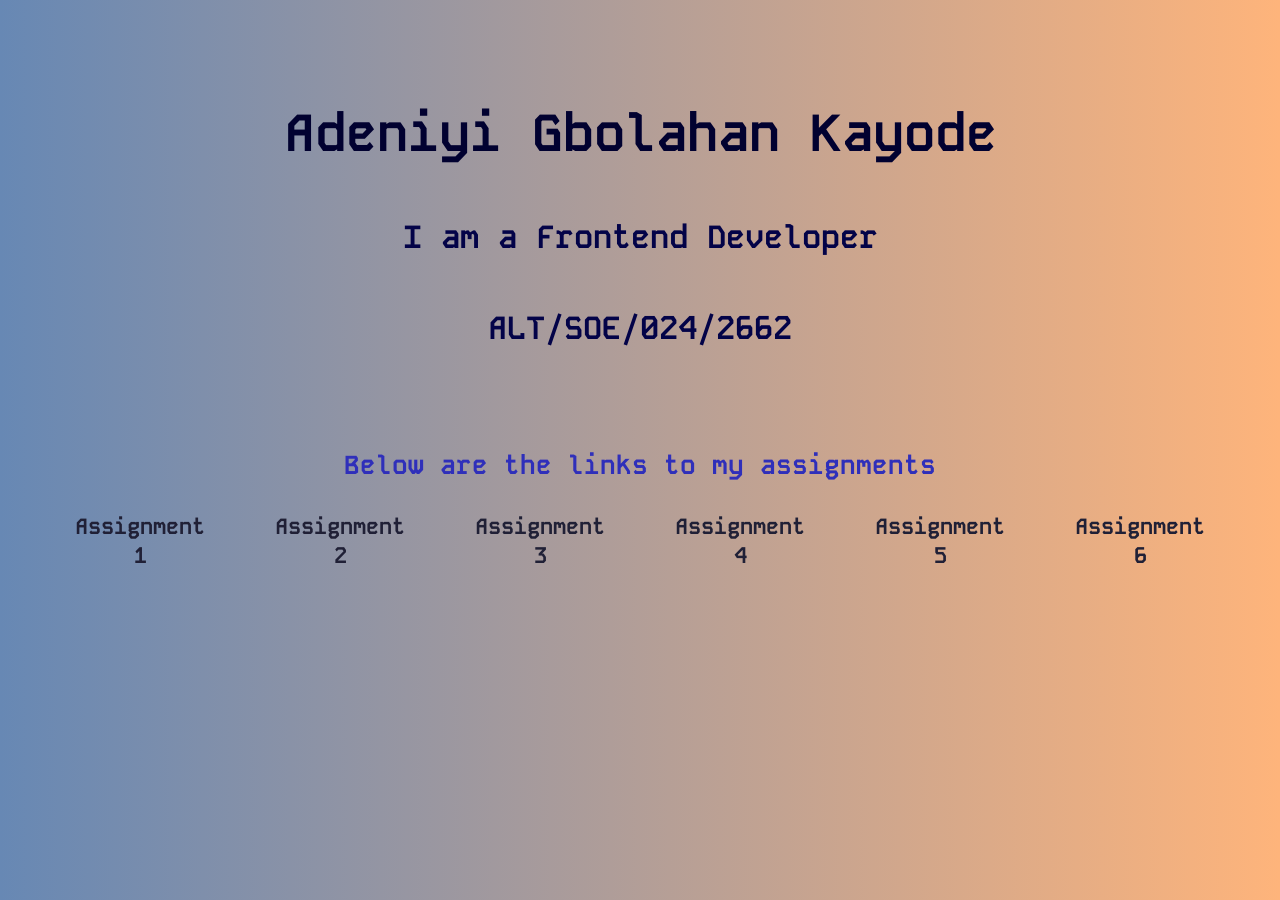
<file: index.html>
<!DOCTYPE html>
<html lang="en">
  <head>
    <meta charset="UTF-8" />
    <meta name="viewport" content="width=device-width, initial-scale=1.0" />
    <title>Document</title>
    <link rel="preconnect" href="https://fonts.googleapis.com" />
    <link rel="preconnect" href="https://fonts.gstatic.com" crossorigin />
    <link
      href="https://fonts.googleapis.com/css2?family=Inter:ital,opsz,wght@0,14..32,100..900;1,14..32,100..900&family=Jockey+One&family=Kode+Mono:wght@400..700&family=Lato:ital,wght@0,100;0,300;0,400;0,700;0,900;1,100;1,300;1,400;1,700;1,900&family=Noto+Sans+Hatran&family=Roboto:ital,wght@0,100..900;1,100..900&display=swap"
      rel="stylesheet"
    />
    <link rel="stylesheet" href="style.css" />
  </head>
  <body>
    <h1>Adeniyi Gbolahan Kayode</h1>
    <h3>I am a Frontend Developer</h3>
    <h3>ALT/SOE/024/2662</h3>
    <p>Below are the links to my assignments</p>

    <div class="links">
      <a href="./Assignment 3/index.html">Assignment 1</a>

      <a href="./Assignment 4/index.html">Assignment 2</a>

      <a href="./Assignment 5/index.html">Assignment 3</a>

      <a href="./Assignment 6/index.html">Assignment 4</a>

      <a href="./Assignment 7/index.html">Assignment 5</a>

      <a href="./Assignment 8/index.html">Assignment 6</a>
    </div>
  </body>
</html>
</file>
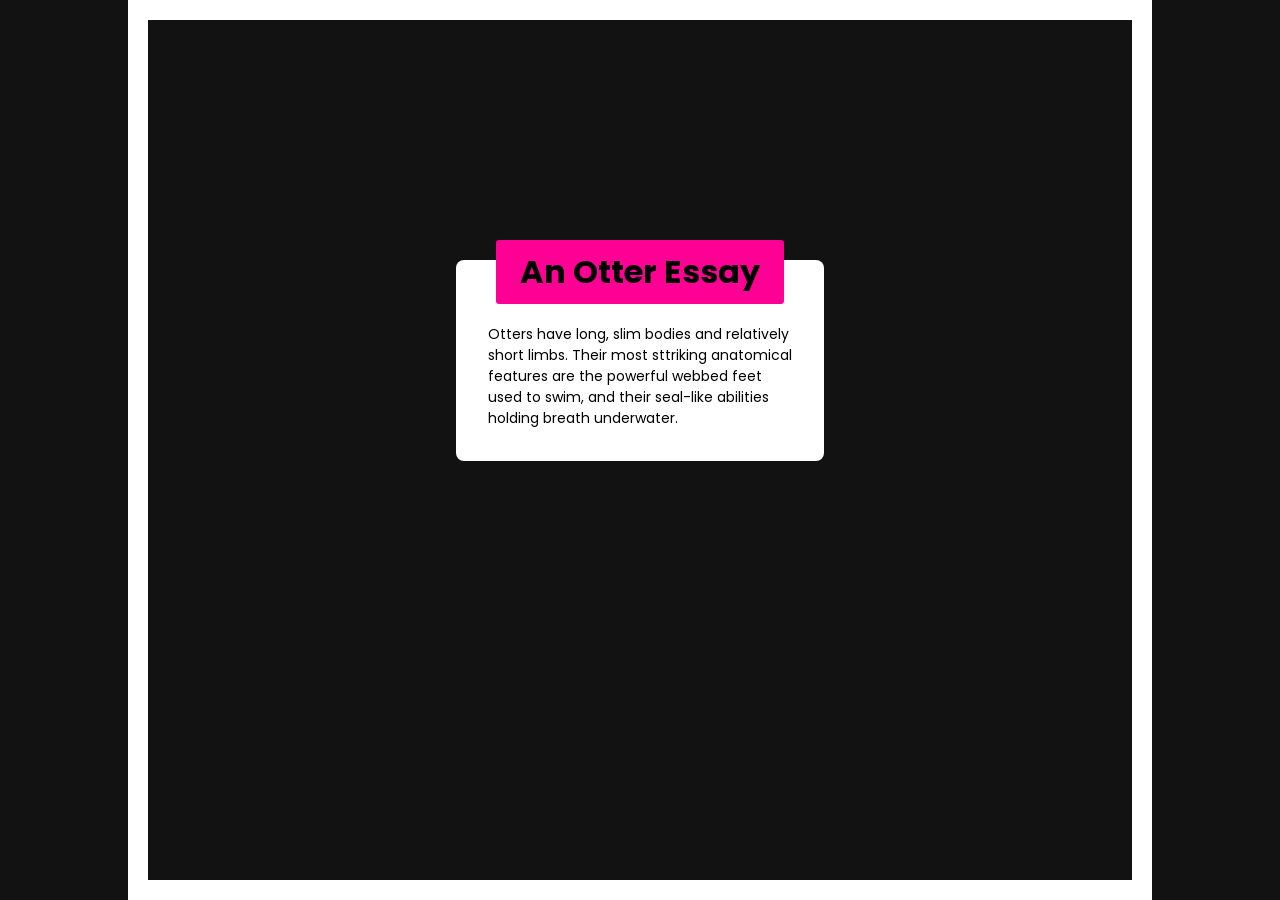
<file: Assignment 3/index.html>
<!DOCTYPE html>
<html lang="en">
<head>
    <meta charset="UTF-8">
    <meta name="viewport" content="width=device-width, initial-scale=1.0">
    <title>Assignment3</title>
    <link rel="stylesheet" href="styles.css">
    <style>
        @import url('https://fonts.googleapis.com/css2?family=Poppins:ital,wght@0,100;0,200;0,300;0,400;0,500;0,600;0,700;0,800;0,900;1,100;1,200;1,300;1,400;1,500;1,600;1,700;1,800;1,900&family=Roboto:ital,wght@0,100;0,300;0,400;0,500;0,700;0,900;1,100;1,300;1,400;1,500;1,700;1,900&display=swap');
        </style>
</head>
<body>
<div id="Container"> 
    <div id="Header">
        <h1>An Otter Essay</h1>
    </div>
    <div id="Parag">
        <p>
            Otters have long, slim bodies and relatively short limbs. Their most sttriking anatomical features are the powerful webbed feet used to swim, and their seal-like abilities holding breath underwater.
        </p>
    </div>

</div>

    
</body>
</html>
</file>
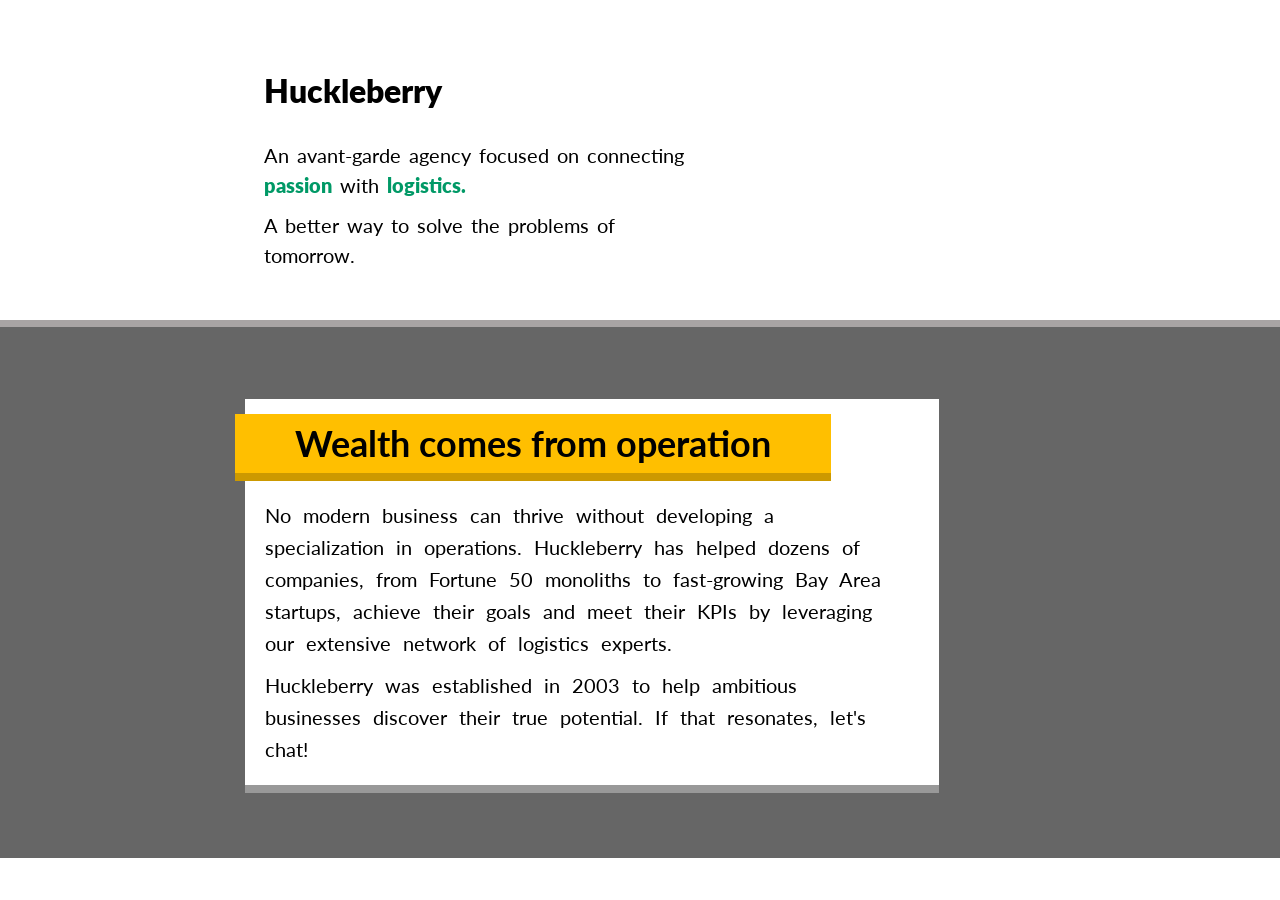
<file: Assignment 4/index.html>
<!DOCTYPE html>
<html lang="en">
<head>
    <meta charset="UTF-8">
    <meta name="viewport" content="width=device-width, initial-scale=1.0">
    <title>Huckleberry</title>
    <link rel="stylesheet" href="styles.css">
    <link rel="preconnect" href="https://fonts.googleapis.com">
<link rel="preconnect" href="https://fonts.gstatic.com" crossorigin>
<link href="https://fonts.googleapis.com/css2?family=Lato:ital,wght@0,100;0,300;0,400;0,700;0,900;1,100;1,300;1,400;1,700;1,900&family=Poppins:ital,wght@0,100;0,200;0,300;0,400;0,500;0,600;0,700;0,800;0,900;1,100;1,200;1,300;1,400;1,500;1,600;1,700;1,800;1,900&family=Roboto:ital,wght@0,100;0,300;0,400;0,500;0,700;0,900;1,100;1,300;1,400;1,500;1,700;1,900&display=swap" rel="stylesheet">

</head>
<body>
    <Header>
        <h1>Huckleberry</h1>
        <p class="first-para"> An avant-garde agency focused on connecting <br> <span>passion</span> with <span>logistics.</span></p>

        <p class="seco-para">A better way to solve the problems of <br> tomorrow.</p>
    </Header>
    <Main>
        <div class="main-div">
            <div class="conner-con">
               <h2>Wealth comes from operation</h2> 
            </div>
            <div class="main-container">
                <p>No modern business can thrive without developing a specialization in operations.  Huckleberry has helped dozens of companies, from Fortune 50 monoliths to fast-growing Bay Area startups, achieve their goals and meet their KPIs by leveraging our extensive network of logistics experts.</p>
               
                <p class="main-para">Huckleberry was established in 2003 to help ambitious businesses discover their true potential. If that resonates, let's chat!</p>
    
            </div>
        </div>
        
   
    </Main>
</body>
</html>
</file>
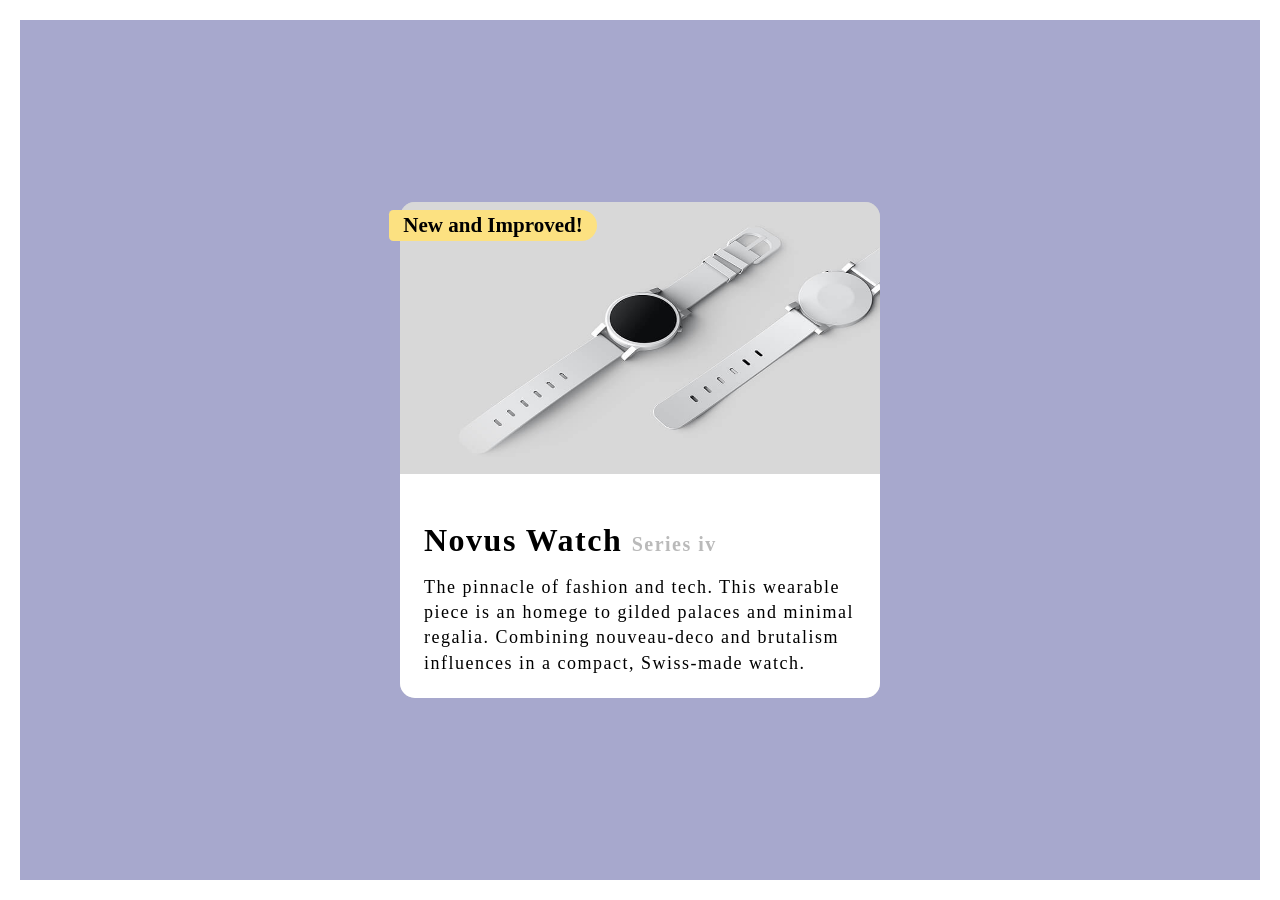
<file: Assignment 5/index.html>
<!DOCTYPE html>
<html lang="en">
  <head>
    <meta charset="UTF-8" />
    <meta name="viewport" content="width=device-width, initial-scale=1.0" />
    <title>Assignment4</title>
    <link rel="stylesheet" href="styles.css" />
  </head>
  <body>
    <div id="container">
      <div id="header">
        <h2>New and Improved!</h2>
      </div>
      <div id="header-watch">
        <div id="watch">
          <img src="./Asset/novus 001.jpg" alt="" />
        </div>
        <div id="novusbox">
          <h1>
            Novus Watch
            <span> Series iv</span>
          </h1>

          <p>
            The pinnacle of fashion and tech. This wearable piece is an homege
            to gilded palaces and minimal regalia. Combining nouveau-deco and
            brutalism influences in a compact, Swiss-made watch.
          </p>
        </div>
      </div>
    </div>
  </body>
</html>
</file>
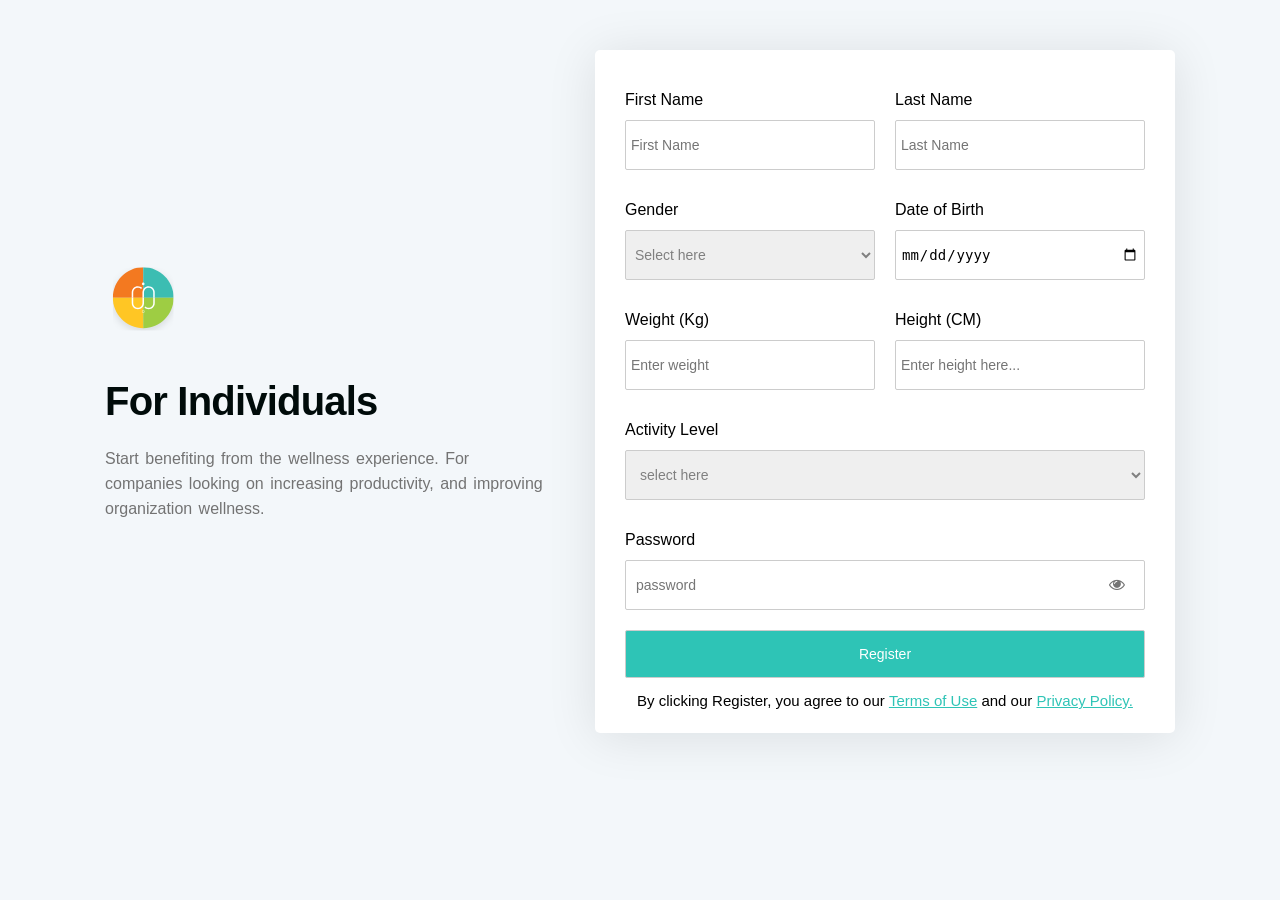
<file: Assignment 6/index.html>
<!DOCTYPE html>
<html lang="en">
  <head>
    <meta charset="UTF-8" />
    <meta name="viewport" content="width=device-width, initial-scale=1.0" />
    <title>Assignment 4</title>
    <link rel="stylesheet" href="styles.css" />
    <link
      rel="stylesheet"
      href="https://cdnjs.cloudflare.com/ajax/libs/font-awesome/4.7.0/css/font-awesome.min.css"
    />
  </head>
  <body>
    <div class="main-box">
      <div class="First-container">
        <img src="./Asset/icon.svg" alt="icon" />

        <h1>For Individuals</h1>
        <p class="main-box-para">
          Start benefiting from the wellness experience. For 
          companies looking on increasing productivity, and improving 
          organization wellness.
        </p>
      </div>
      <div class="form-container">
        <form action="">
          <div class="names-con">
            <div>
              <label for="Firstname">First Name</label>
              <input type="text" placeholder="First Name" required />
            </div>
            <div>
              <label for="Lastname">Last Name</label>
              <input type="text" placeholder="Last Name" required />
            </div>
          </div>
          <div class="names-con">
            <div>
              <label for="">Gender</label>
              <select required>
                <option value="" disabled selected hidden>Select here</option>
                <option value="male">Male</option>
                <option value="Female">Female</option>
              </select>
            </div>
            <div>
              <label for="dob"> Date of Birth</label>
              <input type="date" placeholder="Date of birth" required />
            </div>
          </div>
          <div class="names-con">
            <div>
              <label for="Weight">Weight (Kg)</label>
              <input type="number" placeholder="Enter weight" required />
            </div>
            <div>
              <label for="Height (CM)">Height (CM)</label>
              <input
                type="number"
                placeholder="Enter height here..."
                required
              />
            </div>
          </div>
          <div class="active-pass">
            <div>
              <label for="">Activity Level</label>
              <select required>
                <option value="" disabled selected hidden>select here</option>
                <option value="Low">Low</option>
                <option value="Medium">Medium</option>
                <option value="High">High</option>
              </select>
            </div>
          </div>
          <div class="active-pass1">
            <div>
              <label for="password">Password</label>
              <input type="password" placeholder="password" required />
            </div>
            <div class="icon-div"><i class="fa fa-eye" id="toggle_password"></i></div>
          </div>
          <button type="submit">Register</button>
          <p class="pagas">
            By clicking Register, you agree to our
            <a href="">Terms of Use</a>  and our <a href="">Privacy Policy.</a>
        </form>
      </div>
    </div>
  </body>
</html>
</file>
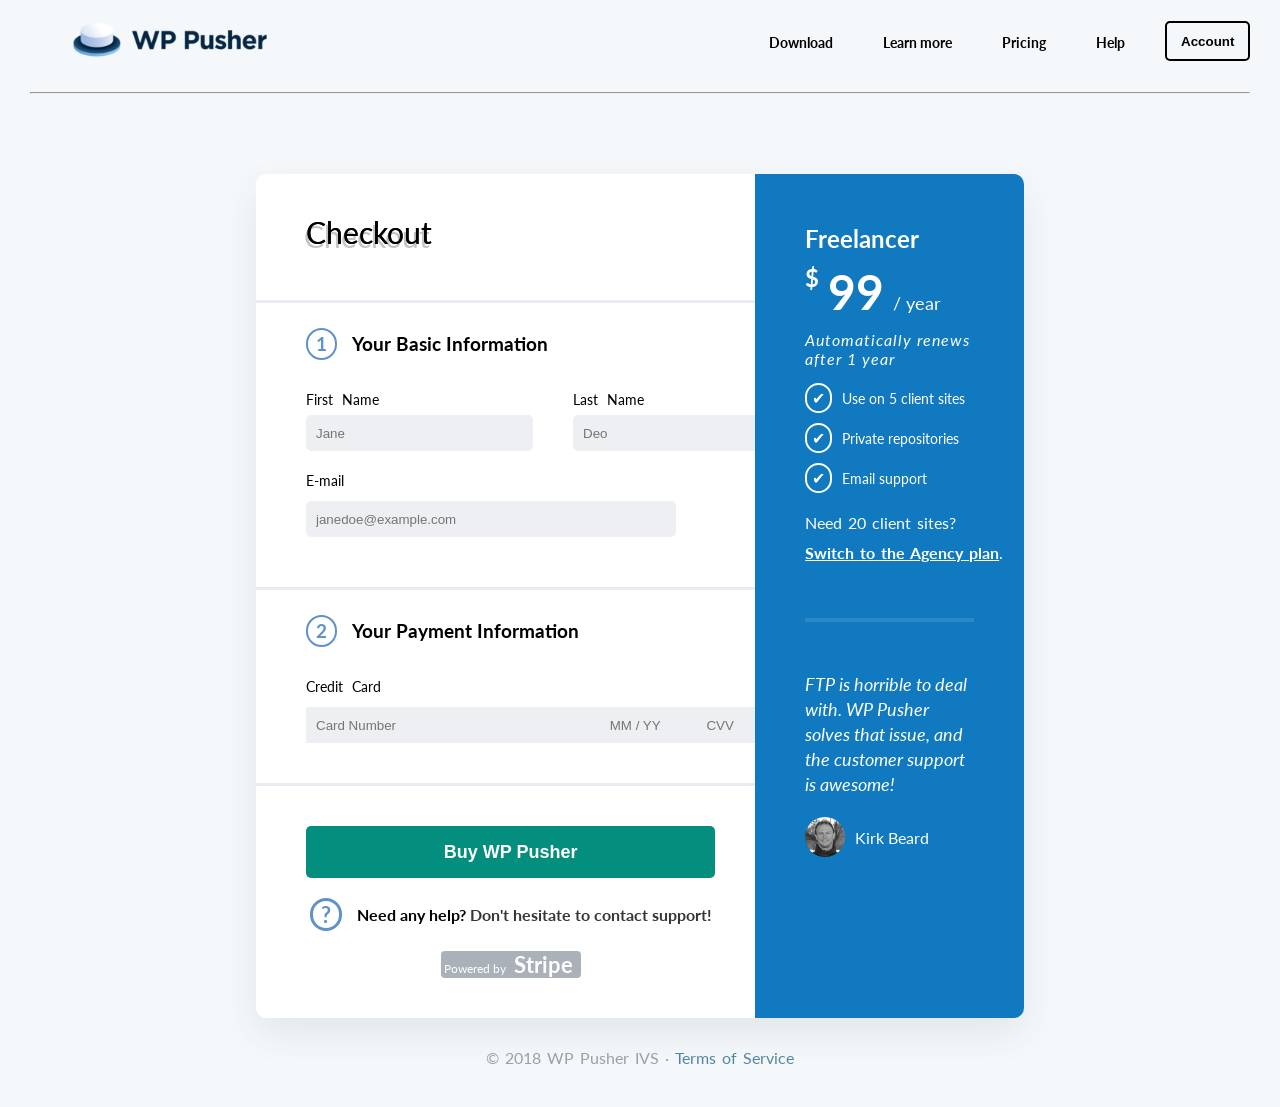
<file: Assignment 7/index.html>
<!DOCTYPE html>
<html lang="en">
  <head>
    <meta charset="UTF-8" />
    <meta name="viewport" content="width=device-width, initial-scale=1.0" />
    <title>Assignment7</title>
    <link rel="stylesheet" href="styles.css" />
    <link rel="preconnect" href="https://fonts.googleapis.com" />
    <link rel="preconnect" href="https://fonts.gstatic.com" crossorigin />
    <link
      href="https://fonts.googleapis.com/css2?family=Inter:ital,opsz,wght@0,14..32,100..900;1,14..32,100..900&family=Jockey+One&family=Kode+Mono:wght@400..700&family=Lato:ital,wght@0,100;0,300;0,400;0,700;0,900;1,100;1,300;1,400;1,700;1,900&family=Noto+Sans+Hatran&family=Roboto:ital,wght@0,100..900;1,100..900&display=swap"
      rel="stylesheet"
    />
    <link
    rel="stylesheet"
    href="https://cdnjs.cloudflare.com/ajax/libs/font-awesome/6.7.2/css/all.min.css"
    integrity="sha512-Evv84Mr4kqVGRNSgIGL/F/aIDqQb7xQ2vcrdIwxfjThSH8CSR7PBEakCr51Ck+w+/U6swU2Im1vVX0SVk9ABhg=="
    crossorigin="anonymous"
    referrerpolicy="no-referrer"
  />
  </head>
  <body>
    <header>
      <nav>
      <ul class="nav-links">
        <li class="logo">
          <a href="#"> <img src="./asset/wppusher-logo copy.svg" alt="logo" /></a>
        </li>
        <input type="checkbox" id="check" />
        <span class="checkbtn">
          <li> <a href="">Download</a></li>
          <li> <a href="">Learn more</a></li>
          <li> <a href="">Pricing</a></li>
         <li>  <a href="">Help</a></li>
          <label for="check" class="close-menu">
            <i class="fas fa-times"></i>
          </label>
        </span>
        <label for="check" class="open-menu">
          <i class="fas fa-bars"></i>
        </label>
      </ul>             
          <button>Account</button>
        </div>
      </nav>
      <hr />
    </header>

    <section>
      <div class="container">
        <h1>Checkout</h1>
        <div class="basic-infos-container">
          <div class="basic-info">
            <h3 class="number">1</h3>
            <h3 class="Numn">Your Basic Information</h3>
          </div>
          <div class="forms">
            <div>
              <label for="first-name">First Name</label>
              <input type="text" placeholder="Jane" required />
            </div>
            <div>
              <label for="Last-Name">Last Name</label>
              <input type="text" placeholder="Deo" />
            </div>
          </div>
          <div class="email-box">
            <label for="email">E-mail</label>
            <input type="email" placeholder="janedoe@example.com" required />
          </div>
        </div>
        <div class="payment-info">
          <div class="basic-info">
            <h3 class="number">2</h3>
            <h3>Your Payment Information</h3>
          </div>
          <div class="credit-card">
            <label for="credit-card">Credit Card</label>
            <div class="card-input">
              <input
                type="text"
                class="card-num"
                placeholder="Card Number"
                required
              />
              <input
                type="text"
                placeholder="MM / YY"
                name="month-date"
                id="MM-YY"
                required
              />
              <input type="text" placeholder="CVV" id="cvv" required />
            </div>
          </div>
        </div>
        <div class="button-container">
          <button class="first-button">Buy WP Pusher</button>
          <div class="help-center">
            <h2>?</h2>
            <p>
              Need any help? <span> Don't hesitate to contact support!</span>
            </p>
          </div>

          <div class="powered-by-stripe">
            <p>Powered by <span>Stripe</span></p>
          </div>
        </div>
      </div>
      <div class="second-container">
        <div class="info-page">
          <h2 class="Freelancer">Freelancer</h2>
          <p class="price">
            <span class="currency">$</span>
            <span class="amount">99</span>
            <span class="duration">/ year</span>
          </p>
          <p class="info-renewal">Automatically renews after 1 year</p>
          <ul class="features">
            <li><span class="checkmark">✔</span> Use on 5 client sites</li>
            <li><span class="checkmark">✔</span> Private repositories</li>
            <li><span class="checkmark">✔</span> Email support</li>
          </ul>
          <p class="additional-info">
            Need 20 client sites? <a href="#">Switch to the Agency plan</a>.
          </p>
        </div>
        <p class="last-para">
          FTP is horrible to deal with. WP Pusher solves that issue, and the
          customer support is awesome!
        </p>
        <div class="last-image-con" >
          <img src="./asset/Bitmap.svg" alt="A man image">
          <p>Kirk Beard</p>
        </div>
      </div>
    </section>
    <p class="terms-services">© 2018 WP Pusher IVS  ·  <span>Terms of Service</span></p>
  </body>
</html>
</file>
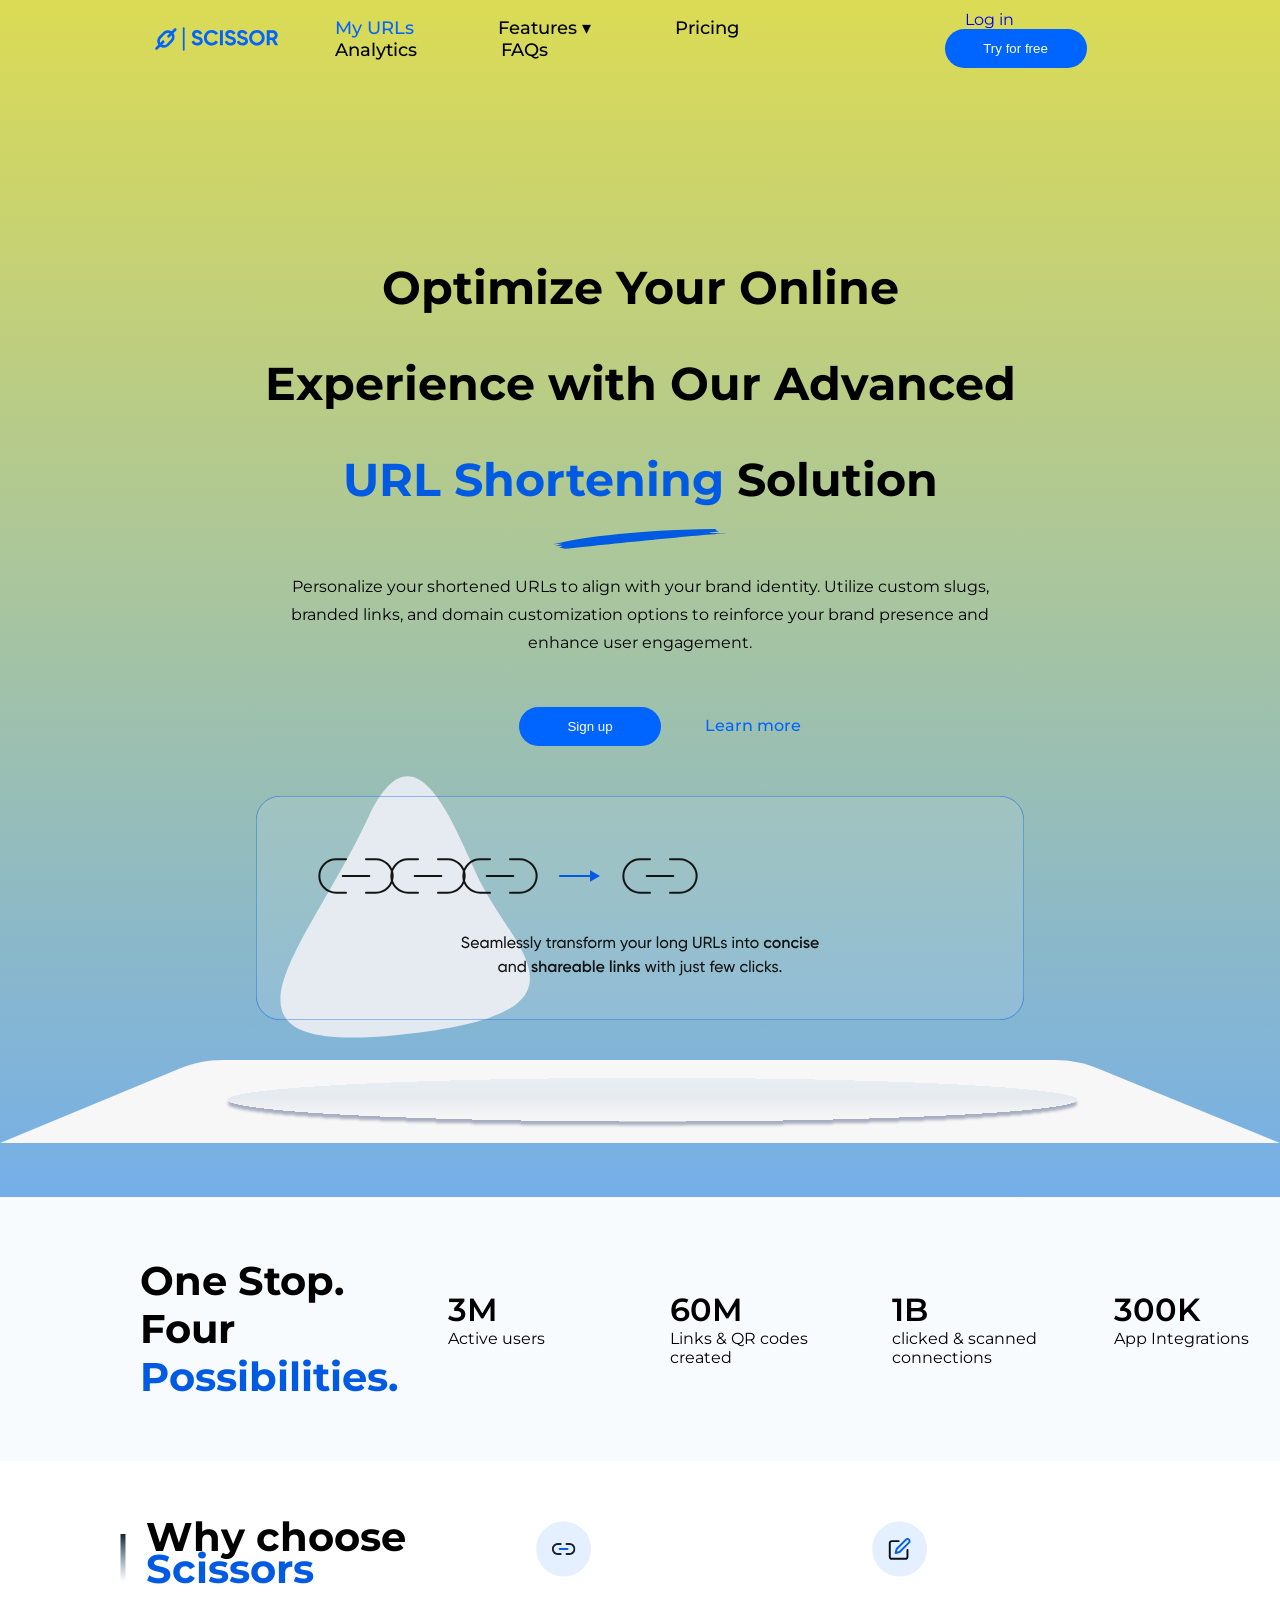
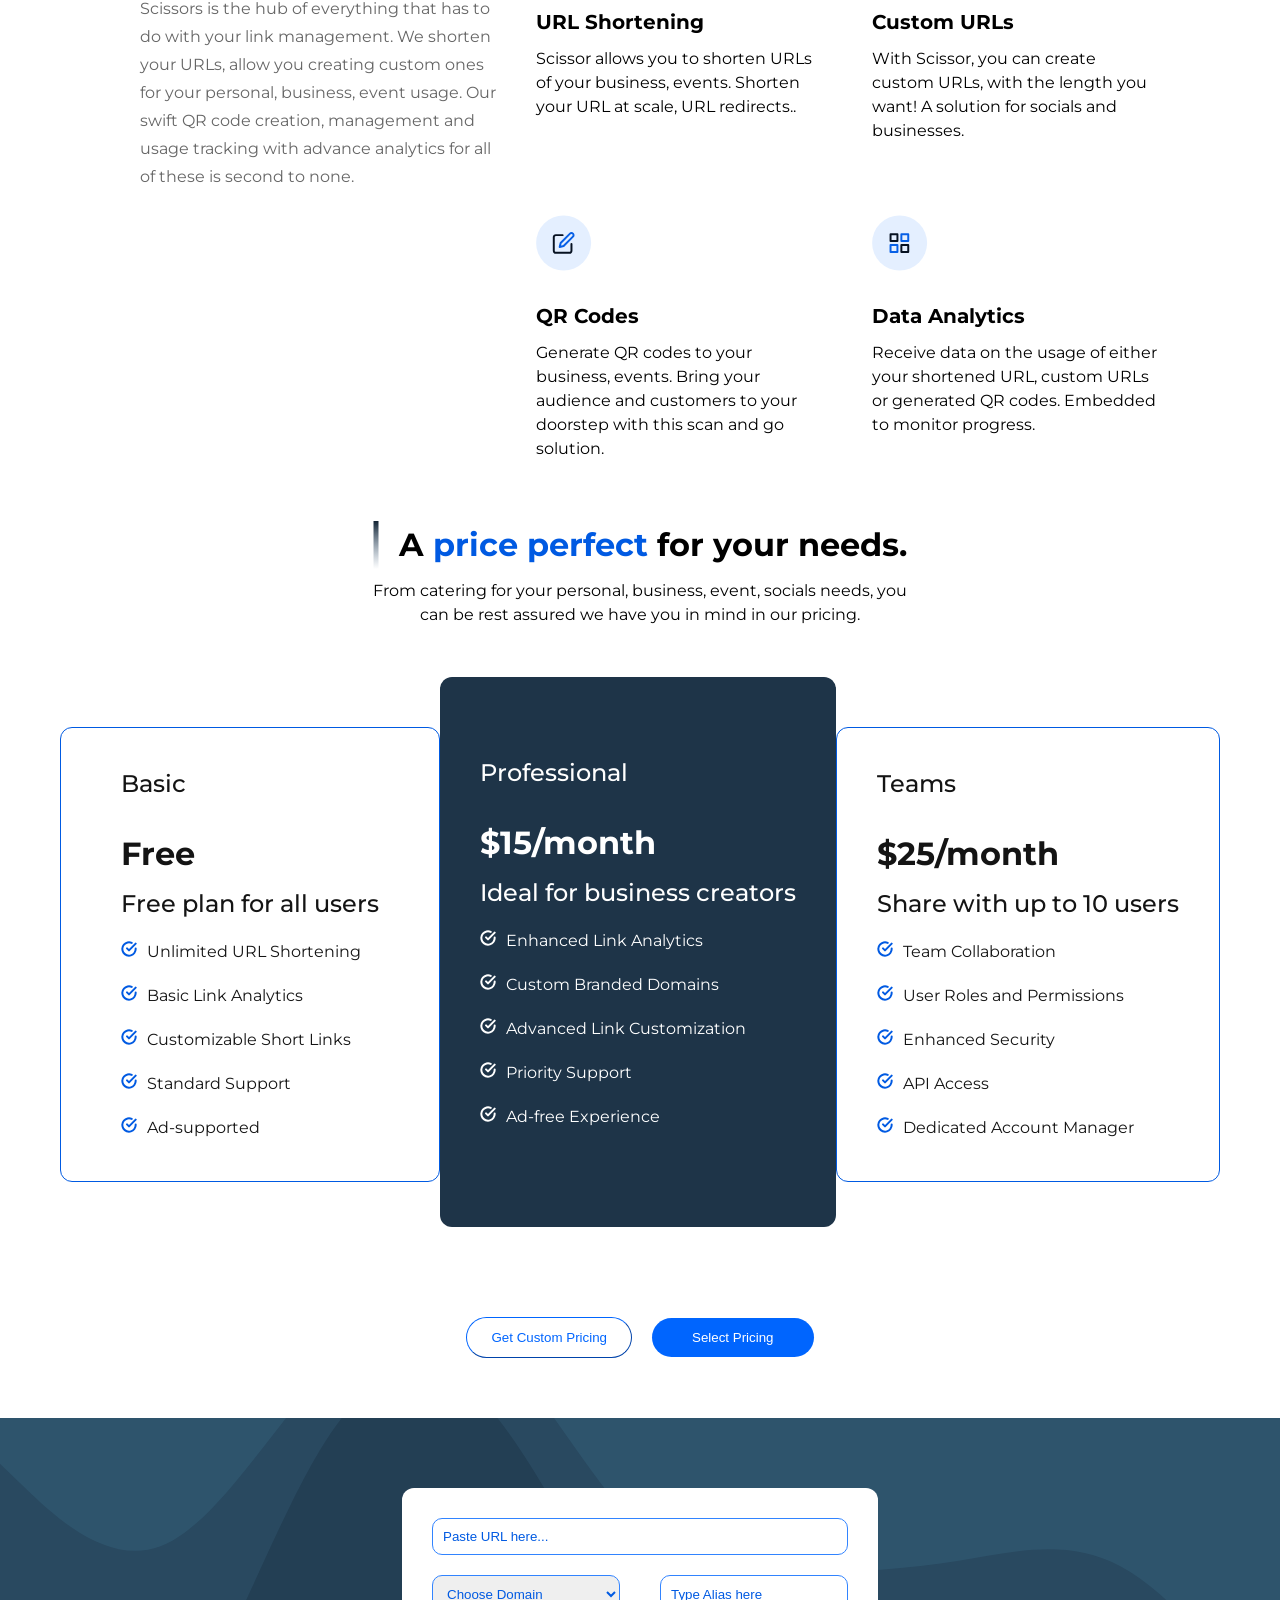
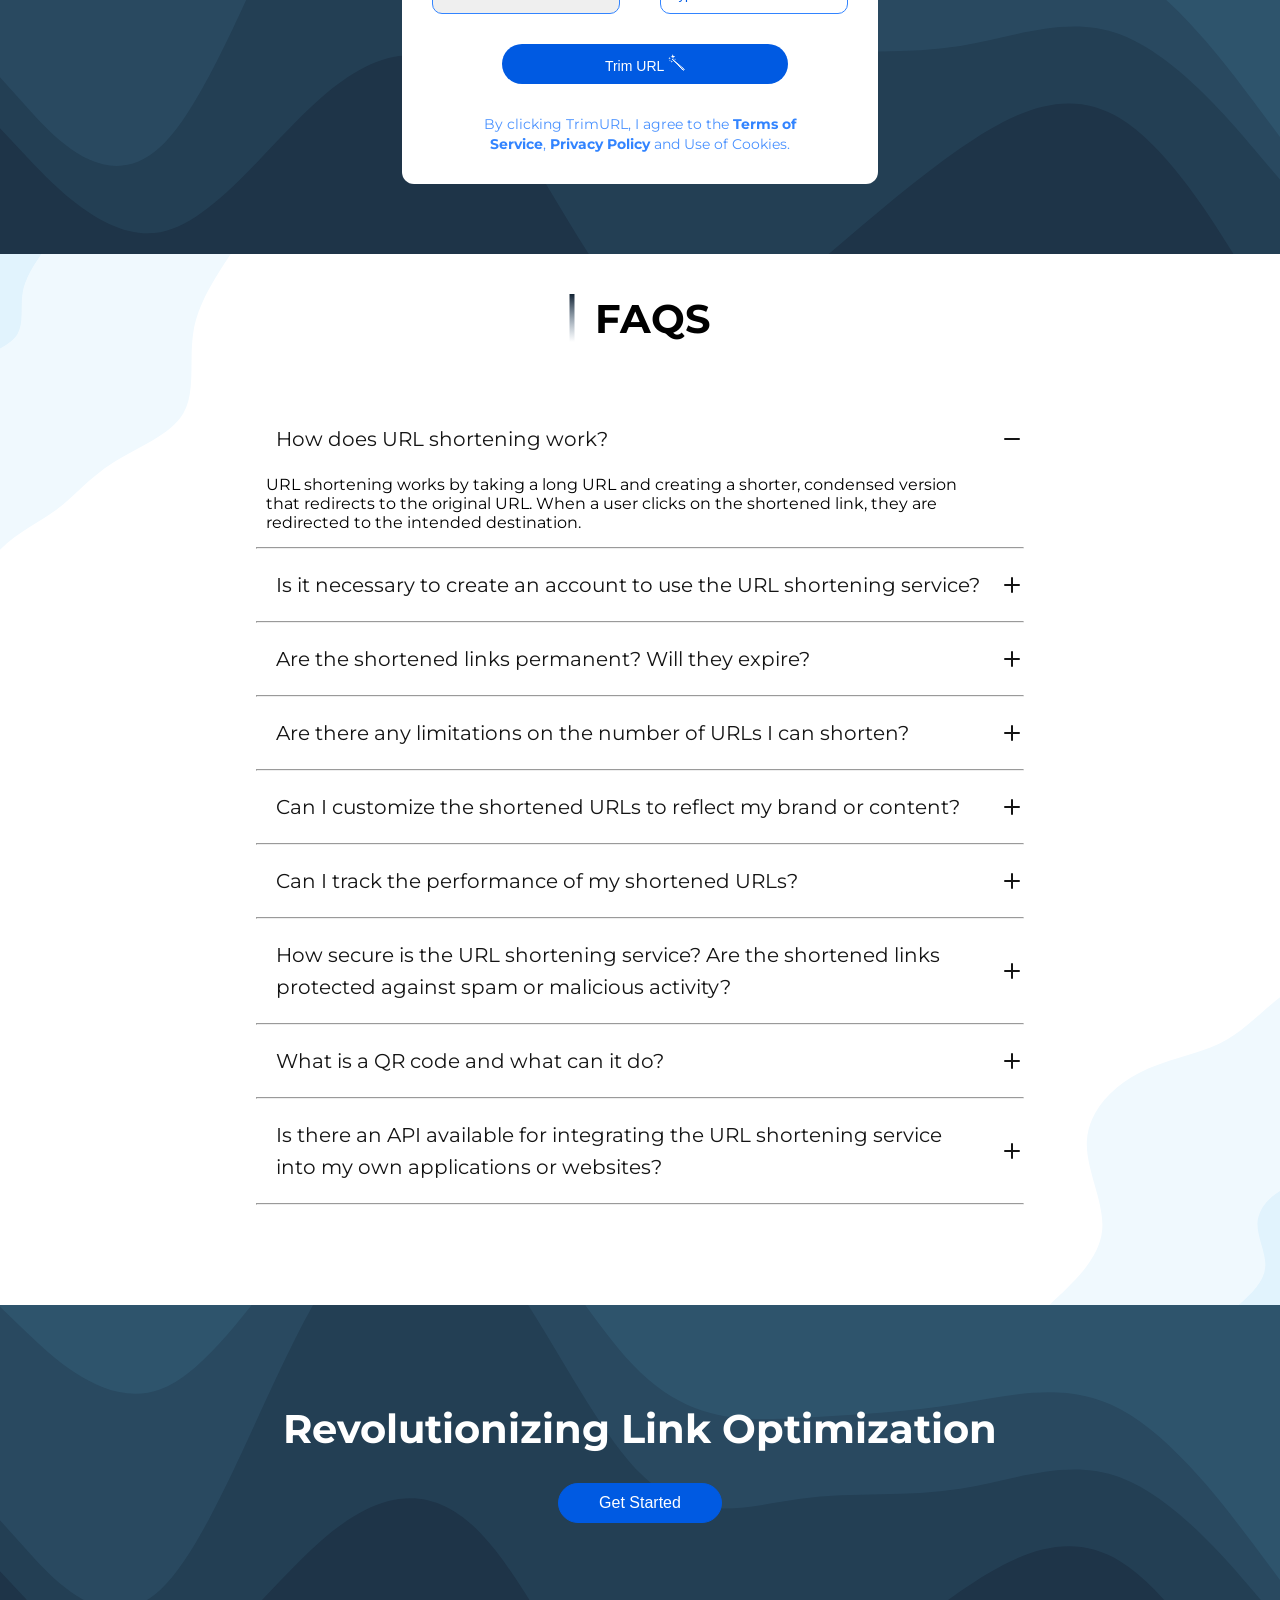
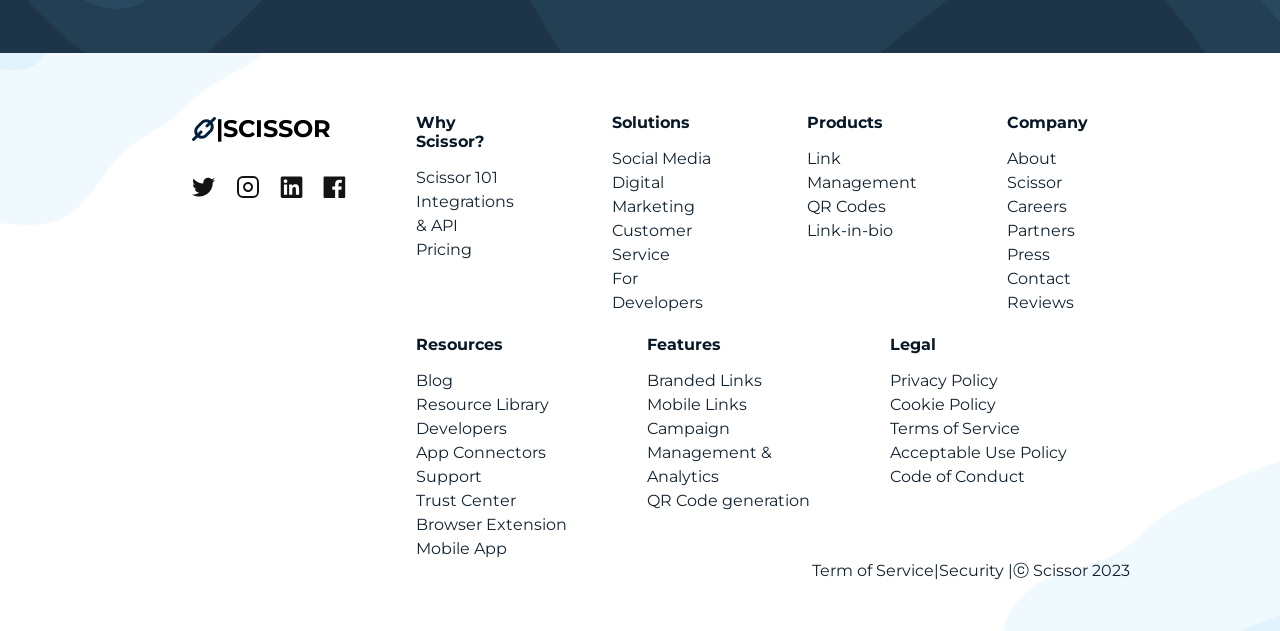
<file: Assignment 8/index.html>
<!DOCTYPE html>
<html lang="en">
  <head>
    <meta charset="UTF-8" />
    <meta name="viewport" content="width=device-width, initial-scale=1.0" />
    <title>scissor</title>
    <link rel="stylesheet" href="style.css" />
    <link rel="preconnect" href="https://fonts.googleapis.com" />
    <link rel="preconnect" href="https://fonts.gstatic.com" crossorigin />
    <link
      href="https://fonts.googleapis.com/css2?family=Inter:ital,opsz,wght@0,14..32,100..900;1,14..32,100..900&family=Jockey+One&family=Kode+Mono:wght@400..700&family=Lato:ital,wght@0,100;0,300;0,400;0,700;0,900;1,100;1,300;1,400;1,700;1,900&family=Montserrat:ital,wght@0,100..900;1,100..900&family=Noto+Sans+Hatran&family=Roboto:ital,wght@0,100..900;1,100..900&display=swap"
      rel="stylesheet"
    />
  </head>
  <body>
    <section class="first-section">
      <nav>
        <img src="./Asset/Image/Logo (2).svg" alt="A picture of scissor" />

        <div class="nav-links">
          <a href="#" class="my-url">My URLs</a>
          <a href="#" class="Features">Features </a>
          <a href="#">Pricing</a>
          <a href="#">Analytics</a>
          <a href="#">FAQs</a>
        </div>
        <div class="Log-in">
          <a href="#">Log in</a>
          <button>Try for free</button>
        </div>
      </nav>

      <div class="front-page">
        <h1>
          Optimize Your Online Experience with Our Advanced
          <span>URL Shortening</span>
          Solution
        </h1>
        <img src="./Asset/Image/Vector 3.svg" alt="" />
        <p>
          Personalize your shortened URLs to align with your brand identity.
          Utilize custom slugs, branded links, and domain customization options
          to reinforce your brand presence and enhance user engagement.
        </p>

        <button>Sign up</button>
        <a href="#">Learn more</a>
      </div>

      <div class="main-images">
        <img src="./Asset/Image/Frame 29546.svg" alt="" />
      </div>
      <img class="last-nav-image" src="./Asset/Image/Group 3.svg" alt="" />
    </section>
    <section class="Section-two">
      <div class="Possibilities">
        <h2>
          One Stop. <br />
          Four <span> Possibilities.</span>
        </h2>
        <h2></h2>
      </div>
      <div class="headers-container">
        <div class="headers-subhead">
          <h3>3M</h3>
          <p>Active users</p>
        </div>
        <div class="headers-subhead">
          <h3>60M</h3>
          <p>Links & QR codes created</p>
        </div>
        <div class="headers-subhead">
          <h3>1B</h3>
          <p>clicked & scanned connections</p>
        </div>
        <div class="headers-subhead">
          <h3>300K</h3>
          <p>App Integrations</p>
        </div>
      </div>
    </section>
    <section class="features">
      <div class="why-choose-scissors">
        <div class="Image-why">
          <img src="./Asset/Image/Line 70.svg" alt="" />
          <h2>Why choose <span class="highlight">Scissors</span></h2>
        </div>
        <p class="description">
          Scissors is the hub of everything that has to do with your link
          management. We shorten your URLs, allow you creating custom ones for
          your personal, business, event usage. Our swift QR code creation,
          management and usage tracking with advance analytics for all of these
          is second to none.
        </p>
      </div>

      <div class="feature-grid">
        <div class="feature">
          <img src="./Asset/Image/Group 6 (2).svg" alt="" />
          <h3>URL Shortening</h3>
          <p>
            Scissor allows you to shorten URLs of your business, events. Shorten
            your URL at scale, URL redirects..
          </p>
        </div>
        <div class="feature">
          <img src="./Asset/Image/Frame 1000001695.svg" alt="" />
          <h3>Custom URLs</h3>
          <p>
            With Scissor, you can create custom URLs, with the length you want!
            A solution for socials and businesses.
          </p>
        </div>
        <div class="feature">
          <img src="./Asset/Image/Frame 1000001695.svg" alt="" />
          <h3>QR Codes</h3>
          <p>
            Generate QR codes to your business, events. Bring your audience and
            customers to your doorstep with this scan and go solution.
          </p>
        </div>
        <div class="feature">
          <img src="./Asset/Image/Group 6 (1).svg" alt="" />
          <h3>Data Analytics</h3>
          <p>
            Receive data on the usage of either your shortened URL, custom URLs
            or generated QR codes. Embedded to monitor progress.
          </p>
        </div>
      </div>
    </section>
    <div class="middle-container">
      <div class="sub-middle-container">
        <img src="./Asset/Image/Line 70.svg" alt="" />
        <h2>A <span>price perfect</span> for your needs.</h2>
      </div>
      <p>
        From catering for your personal, business, event, socials needs, you can
        be rest assured we have you in mind in our pricing.
      </p>
    </div>

    <section class="Pricing">
      <div class="price-card">
        <div class="basic">
          <p class="BPT">Basic</p>
          <h2>Free</h2>
          <p>Free plan for all users</p>
          <ul>
            <li>
              <span><img src="./Asset/Image/check-circle.svg" /></span>Unlimited
              URL Shortening
            </li>
            <li>
              <span><img src="./Asset/Image/check-circle.svg" /></span>Basic
              Link Analytics
            </li>
            <li>
              <span><img src="./Asset/Image/check-circle.svg" /></span
              >Customizable Short Links
            </li>
            <li>
              <span><img src="./Asset/Image/check-circle.svg" /></span>Standard
              Support
            </li>
            <li>
              <span><img src="./Asset/Image/check-circle.svg" /></span
              >Ad-supported
            </li>
          </ul>
        </div>
        <div class="professional">
          <p class="BPT">Professional</p>
          <h2>$15/month</h2>
          <p>Ideal for business creators</p>
          <ul>
            <li>
              <span
                ><img src="./Asset/Image/check-circle professional.svg" /></span
              >Enhanced Link Analytics
            </li>
            <li>
              <span
                ><img src="./Asset/Image/check-circle professional.svg" /></span
              >Custom Branded Domains
            </li>
            <li>
              <span
                ><img src="./Asset/Image/check-circle professional.svg" /></span
              >Advanced Link Customization
            </li>
            <li>
              <span
                ><img src="./Asset/Image/check-circle professional.svg" /></span
              >Priority Support
            </li>
            <li>
              <span
                ><img src="./Asset/Image/check-circle professional.svg" /></span
              >Ad-free Experience
            </li>
          </ul>
        </div>
        <div class="teams">
          <p class="BPT">Teams</p>
          <h2>$25/month</h2>
          <p>Share with up to 10 users</p>
          <ul>
            <li>
              <span><img src="./Asset/Image/check-circle.svg" /></span>Team
              Collaboration
            </li>
            <li>
              <span><img src="./Asset/Image/check-circle.svg" /></span>User
              Roles and Permissions
            </li>
            <li>
              <span><img src="./Asset/Image/check-circle.svg" /></span>Enhanced
              Security
            </li>
            <li>
              <span><img src="./Asset/Image/check-circle.svg" /></span>API
              Access
            </li>
            <li>
              <span><img src="./Asset/Image/check-circle.svg" /></span>Dedicated
              Account Manager
            </li>
          </ul>
        </div>
      </div>
      <div class="price-button">
        <button class="custom-p">Get Custom Pricing</button>
        <button class="select-p">Select Pricing</button>
      </div>
    </section>

    <section class="form-section">
      <div class="form-container">
        <div class="form">
          <label for="pasteurl"></label>
          <input type="text" placeholder="Paste URL here..." />
          <div class="form-alias">
            <select>
              <option value="choose domain">Choose Domain</option>
            </select>
            <label for="typealiashere"></label>
            <input type="text" placeholder="Type Alias here" />
          </div>
        </div>
        <button>Trim URL <img src="./Asset/Image/magic wand.svg" /></button>
        <p>
          By clicking TrimURL, I agree to the <span>Terms of Service</span>,
          <span>Privacy Policy</span> and Use of Cookies.
        </p>
      </div>
    </section>

    <section class="Faqs">
      <div class="faq-main-con">
        <div class="faqs-image">
          <img src="./Asset/Image/Line 70.svg" alt="" />
          <h2>FAQS</h2>
        </div>
        <div class="first-faq">
          <p>How does URL shortening work?</p>
          <img src="./Asset/Image/minus.svg" />
        </div>
        <h6>
          URL shortening works by taking a long URL and creating a shorter,
          condensed version that redirects to the original URL. When a user
          clicks on the shortened link, they are redirected to the intended
          destination.
        </h6>
        <hr />
        <div class="first-faq">
          <p>
            Is it necessary to create an account to use the URL shortening
            service?
          </p>
          <img src="./Asset/Image/plus.svg" />
        </div>
        <hr />
        <div class="first-faq">
          <p>Are the shortened links permanent? Will they expire?</p>
          <img src="./Asset/Image/plus.svg" />
        </div>
        <hr />
        <div class="first-faq">
          <p>Are there any limitations on the number of URLs I can shorten?</p>
          <img src="./Asset/Image/plus.svg" />
        </div>
        <hr />
        <div class="first-faq">
          <p>
            Can I customize the shortened URLs to reflect my brand or content?
          </p>
          <img src="./Asset/Image/plus.svg" />
        </div>
        <hr />
        <div class="first-faq">
          <p>Can I track the performance of my shortened URLs?</p>
          <img src="./Asset/Image/plus.svg" />
        </div>
        <hr />
        <div class="first-faq">
          <p>
            How secure is the URL shortening service? Are the shortened links
            protected against spam or malicious activity?
          </p>
          <img src="./Asset/Image/plus.svg" />
        </div>
        <hr />
        <div class="first-faq">
          <p>What is a QR code and what can it do?</p>
          <img src="./Asset/Image/plus.svg" />
        </div>
        <hr />
        <div class="first-faq">
          <p>
            Is there an API available for integrating the URL shortening service
            into my own applications or websites?
          </p>
          <img src="./Asset/Image/plus.svg" />
        </div>
        <hr />
      </div>
    </section>

    <section class="getstarted">
   <div class="get-started-con">
    <h3>Revolutionizing Link Optimization</h3>
    <button>Get Started</button>
   </div>
    </section>

    <section class="info-con">
      <div class="information-container">
        <div class="socials">
          <div class="scissor-image-con">
            <img src="./Asset/Image/Scissor Logo.svg" />
            <h2>|SCISSOR</h2>
          </div>
          <div class="social-logo">
            <img src="./Asset/Image/Twitter-logo.svg" alt="Twitter" />
            <img src="./Asset/Image/Instagram Logo.svg" alt="Instagram" />
            <img src="./Asset/Image/Linkedln Logo.svg" alt="Linkedln" />
            <img src="./Asset/Image/Facebook Logo.svg" alt="Facebook" />
          </div>
        </div>
        <div class="scissor-container">
          <div class="scissor-container1">
            <div class="why">
              <h4>Why Scissor?</h4>
              <p>Scissor 101</p>
              <p>Integrations & API</p>
              <p>Pricing</p>
            </div>
            <div class="solution">
              <h4>Solutions</h4>
              <p>Social Media</p>
              <p>Digital Marketing</p>
              <p>Customer Service</p>
              <p>For Developers</p>
            </div>
            <div class="product">
              <h4>Products</h4>
              <p>Link Management</p>
              <p>QR Codes</p>
              <p>Link-in-bio</p>
            </div>
            <div class="company">
              <h4>Company</h4>
              <p>About Scissor</p>
              <p>Careers</p>
              <p>Partners</p>
              <p>Press</p>
              <p>Contact</p>
              <p>Reviews</p>
            </div>
          </div>
          <div class="scissor-container2">
            <div class="resources">
              <h4>Resources</h4>
              <p>Blog</p>
              <p>Resource Library</p>
              <p>Developers</p>
              <p>App Connectors</p>
              <p>Support</p>
              <p>Trust Center</p>
              <p>Browser Extension</p>
              <p>Mobile App</p>
            </div>
            <div class="feat">
              <h4>Features</h4>
              <p>Branded Links</p>
              <p>Mobile Links</p>
              <p>Campaign</p>
              <p>Management & <br>  Analytics</p>
              <p>QR Code generation</p>
            </div>
  
            <div class="legal">
              <h4>Legal</h4>
              <p>Privacy Policy</p>
              <p>Cookie Policy</p>
              <p>Terms of Service</p>
              <p>Acceptable Use Policy</p>
              <p>Code of Conduct</p>
            </div>
          </div>
        </div> 
      </div>
        <footer>
      <p>Term of Service|</p>
      <p>Security |</p>
      <p>ⓒ Scissor 2023</p>
    </footer>
    </section>
 
  </body>
</html>
</file>
<file: style.css>
*{
    padding: 0;
    margin: 0;
    box-sizing: border-box;
}
body{
     font-family: "Kode Mono", serif;
     text-align: center;
     margin: 100px 50px;
     background: linear-gradient(90deg, #6788b4, #feb47b);
min-height: 100;
}
h1{
    font-size: 52px;
    font-weight: bolder;
    margin-bottom: 50px; 
    color:rgb(1, 1, 48) ;
}
h3{
    font-size: 32px;
    margin-bottom: 50px;
    color:rgb(3, 3, 72) ;
}
p{
    font-size: 26px;
    font-weight: bolder;
    margin: 100px 0px 0px;
    margin-bottom: 20px;
    color:rgb(47, 47, 186) ;
}
.links{
    display:flex ;
    justify-content: center;
    align-items: center;
    gap: 50px;
    width: 80%;
    margin: auto;
}
a {
    display: block;
    padding: 10px;
    font-size: 22px;
    font-weight: 700;    
    text-decoration: none;
    color:rgb(32, 32, 54) ; 
}
a:hover{
    background-color: rgb(31, 37, 42);
    color: #6788b4;
    font-family: "Lato", serif;
}
</file>
<file: Assignment 3/styles.css>
* {
  padding: 0;
  margin: 0;
  box-sizing: border-box;
}
body {
  background-color: #121212;
  font-family: Poppins;
  height: 100vh;
  width: 80vw;
  margin: auto;
  border: white 20px solid;
  display: flex;
  justify-content: center;
  align-items: center;
}

#Container {
  position: relative;
  background-color: white;
  margin: auto;
  padding: 2rem;
  margin-top: 15rem;
  border-radius: 0.5rem;
}
#Header {
  position: absolute;
  top: -20px;
  left: 50%;
  transform: translateX(-50%);
  background-color: #ff0095;
  display: flex;
  justify-content: center;
  align-items: center;
  height: 4rem;
  width: 18rem;

  border-radius: 0.2rem;
}
h1 {
  font-size: 32px;
}
#Parag {
  margin-top: 2rem;
  font-size: 14px;
  width: 19rem;
  line-height: 1.5;
  align-items: center;
  font-weight: 400;
}
@media screen and (max-width: 768px) {
  body {
    width: 100%;
    height: 500px;
    background-color: #121212;
    font-family: Poppins;
    border: white 5px solid;
  }
  #Container {
    margin: 10px;
    padding: 0.5rem;
    margin-top: 7rem;
    align-items: center;
  }

  #Header {
    height: 3rem;
    width: 16rem;
    padding: 0.5rem;
    border-radius: 0.2rem;
    font-size: 16px;
  }

  #Parag {
    font-size: 13px;
    padding: 10px;
  }
  h1 {
    font-size: 24px;
  }
}
</file>
<file: Assignment 4/styles.css>
* {
  margin: 0;
  padding: 0;
  box-sizing: border-box;
  font-family: lato;
}
body {
  height: 100%;
}

/* Header design */
header {
  word-spacing: 3px;
  padding: 72px 264px 50px;
}
header h1 {
  font-size: 32px;
  line-height: 38.4px;
  font-weight: 800;
}

.first-para {
  font-weight: 400;
  font-size: 20px;
  line-height: 30px;
  margin-top: 30px;
}

.seco-para {
  font-weight: 400;
  font-size: 20px;
  line-height: 30px;
  margin-top: 10px;
}
header span {
  font-weight: 800;
  color: #009966;
}
/* Main/ Main-container design */

Main {
  background-color: #666666;
  padding: 72px 264px 65px 245px;
  border-top:7px solid rgb(168, 164, 164);
}
.main-div {
  position: relative;
  background-color: white;
  width: 90%;
}

.conner-con {
  font-size: 24px;
  line-height: 28.8px;
  position: absolute;
  top: 15px;
  left: -10px;
  background-color:#ffbf00  ;
  padding: 15px 60px;
  border-bottom: 8px solid #CC9900 ;
}
.main-container {
  padding: 100px 41px 20px 20px;
  line-height: 32px;
  word-spacing: 7px;
  font-weight: 400;
  font-size: 20px;
  border-bottom: 8px solid #999999;
  
}
.main-para{
  padding-top: 10px;
}

/* Designing Meadia Queries */
@media screen and (max-width:1024px) {
  header {

    padding: 72px 40px 50px;
  }

  Main {
  
    padding: 72px 0px 65px 0px;
  
  }
  .main-div {
    
    
    width: 100%;
}

}
@media screen and (max-width:768px) {
  
  body {
   
    padding: 20px 0px 70px;
  }
  .main-div {
   
    width: 100%;
    padding-top: 20px;
  }

  .conner-con {
    
   width: 374px;
    font-size: 18px;
    padding: 10px 20px;
    left: 0px;
  }


 

}
</file>
<file: Assignment 5/styles.css>
* {
  margin: 0;
  padding: 0;
  box-sizing: border-box;
}
body {
  background-color: #a7a8cd;
  height: 100vh;
  display: flex;
  justify-content: center;
  align-items: center;
  border: white solid;
  border-width: 20px;
}
#container {
  position: relative;
  width: 40rem;
  display: flex;
  justify-content: center;
  align-items: center;
}

#header {
  position: absolute;
  top: 8px;
  left: 69px;
  background-color: #fce181;
  width: 13rem;
  font-size: 14px;
  padding: 3px;
  border-radius: 5px 18px 18px 5px;
  text-align: center;
}

#header-watch img {
  width: 100%;
  display: block;
  height: 17rem;
}

#header-watch {
  background-color: #d2d4d5;
  height: 31rem;
  width: 30rem;
  overflow: hidden;
  border-radius: 15px;
  letter-spacing: 1.5px;
}
#novusbox {
  background-color: white;
  padding: 3rem 1.5rem;
}
#novusbox span {
  color: #bababa;
  font-size: 20px;
}
#novusbox p {
  margin-top: 1rem;
  line-height: 1.4;
  font-size: 18px;
}
@media screen and (max-width: 768px) {
  body {
    /* width: 100%; */
    border:none;
    padding: 10px;
    margin: 10px 0px;
    height: 100vh;
  }
  #container {
 height: 600px;
 
    
  }
  #header {
    left: 10px;
    position: absolute;
    top: 100px;
    left: 30px;   
    width: 11.5rem;
    font-size: 12px;   
  }
  #header-watch {
    width: 80%;
    height: 70%;
  }
  #header-watch img {   
    height: 13rem;
  }
  #novusbox
  {
    height: 500px;
    padding: 1rem 1.5rem ;
    
    
  } 
  #novusbox h1 {
    font-size: 24px;
  }

  #novusbox span {
    font-size: 14px;
  }
  #novusbox p {
    font-size: 16px;
    line-height: 1.2;

  }
}
</file>
<file: Assignment 6/styles.css>
* {
  padding: 0;
  margin: 0;
  box-sizing: border-box;
}
body {
  background-color: #f3f7fa;
}
body {
  font-family: Arial, sans-serif;
  display: flex;
  justify-content: center;
  align-items: center;
}

.main-box {
  display: flex;
  justify-content: center;
  align-items: center;
}
/* Design for the first Container */
.First-container {
  padding-right: 50px;
}
.First-container img {
  width: 77.33px;
  height: 80px;
  margin-bottom: 30px;
}
.First-container h1 {
  font-size: 40px;
  font-weight: 700;
  line-height: 50px;
  letter-spacing: -0.8px;
  color: #000b0a;
  margin-bottom: 20px;
}
.First-container p {
  font-size: 16px;
  font-weight: 400;
  line-height: 25px;
  color: #737373;
  word-spacing: 2px;
  width: 440px;
}
/* Design for Form Container */
.form-container {
  padding: 30px;
  box-shadow: 0px 4px 50px 0px #0817171a;
  border-radius: 5px;
  background-color: white;
  margin-bottom: 50px;
  margin-top: 50px;
}

.names-con {
  display: flex;
  justify-content: space-between;
  line-height: 40px;
  gap: 20px;
}
.names-con input,
.names-con select {
  width: 250px;
  height: 50px;
  padding: 5px;
  border: 1px solid #ccc;
  border-radius: 2px;
  font-size: 14px;
  display: block;
  margin-bottom: 20px;
  cursor: pointer;
}
select:invalid {
  color: gray;
}
option {
  color: black;
}

.active-pass1 input,
.active-pass select {
  width: 100%;
  height: 50px;
  padding: 10px;
  border: 1px solid #ccc;
  border-radius: 2px;
  font-size: 14px;
  display: block;
  margin-bottom: 20px;
  cursor: pointer;
}
.active-pass {
  line-height: 40px;
}

.active-pass1 {
  position: relative;
  line-height: 40px;
}

.icon-div {
  position: absolute;
  top: 45px;
  right: 20px;
  color: #737373;
}
button {
  width: 100%;
  padding: 15px;
  border: 1px solid #ccc;
  border-radius: 2px;
  font-size: 14px;
  margin-bottom: 20px;
  background: #2ec4b6;
  color: white;
  cursor: pointer;
}
.pagas {
  font-size: 15px;
  text-align: center;
  line-height: 5px;
}
a {
  color: #2ec4b6;

  font-weight: 500;
  text-decoration-line: underline;
  font-size: 15px;
}

.active-pass1 input:hover,
.active-pass1 input:focus,
.active-pass select:hover,
.active-pass select:focus,
.names-con input :hover,
.names-con input:focus,
.names-con select:hover,
.names-con select:focus {
  outline: 1.5px solid #737373;
}
button:hover,
button:focus {
  outline: #737373;
}
/* Designing fir Media Queries */

@media screen and (max-width: 1024px) {
  /* Main container Media */
  .main-box {
    display: block;
    margin-top: 50px;
    width: 85%;
  }
  .First-container {
    padding-right: 0px;
    margin-bottom: 30px;
  }

  .First-container img {
    width: 38.67px;
    height: 40px;
  }

  .First-container h1 {
    font-size: 30px;
  }
  .First-container p {
    font-size: 16px;
    font-weight: 300;
    line-height: 22px;
    width: 100%;
  }
  /* Media for Form container */
  .form-container {
    width: 100%;
    padding: 25px;
    height: 990px;
    margin-bottom: 150px;
  }

  .names-con {
    display: block;
    line-height: 40px;
  }
  .names-con input,
  .names-con select,
  .active-pass1 input,
  .active-pass select {
    width: 100%;
    font-size: 16px;
  }
  button {
    width: 100%;
    margin-bottom: 50px;
    font-size: 16px;
  }
  .pagas {
    line-height: 40px;
  }
}

@media screen and (max-width: 768px) {
  /* Main container Media */
  .main-box {
    display: block;
    margin-top: 50px;
    width: 85%;
  }
  .First-container {
    padding-right: 0px;
    margin-bottom: 30px;
  }

  .First-container img {
    width: 38.67px;
    height: 40px;
  }

  .First-container h1 {
    font-size: 30px;
  }
  .First-container p {
    font-size: 16px;
    font-weight: 300;
    line-height: 25px;
    width: 100%;
  }
  /* Media for Form container */
  .form-container {
    width: 100%;
    padding: 10px;
    height: 900px;
    margin-bottom: 150px;
  }

  .names-con {
    display: block;

    line-height: 30px;
  }
  .names-con input,
  .names-con select,
  .active-pass1 input,
  .active-pass select {
    width: 100%;
  }
  button {
    width: 100%;
    margin-bottom: 50px;
  }
  .pagas {
    line-height: 25px;
  }
}
</file>
<file: Assignment 7/styles.css>
* {
  margin: 0;
  padding: 0;
  box-sizing: border-box;
}
body {
  font-family: "Lato", serif;
  background: #f5f8fa;
  /* height: 100vh; */
  padding-bottom: 40px;
}
/* Design for the Header */
header {
  padding: 20px 30px;
}
header nav {
  display: flex;
  justify-content: space-between;
  align-items: center;
}
nav {
  margin-bottom: 30px;
}
.nav-links{
  width  : 100%;
  display: flex;
  justify-content: space-between;
  align-items: center;
  list-style: none;
  position: relative; 
  padding: 0px 40px;

}
.logo img{
  width: 200px;
  height: 39px;
}
.checkbtn{
  display: flex;
}
.checkbtn li{
  padding-left: 50px;
}
.checkbtn li a{
  display: inline-block;
  text-decoration: none;
  text-align: center;
  transition: 0.15s ease-in-out;
  position: relative;
  color: black;
  font-size: 14px;
  font-weight: 700;
}
.checkbtn li a::after{
  content: '';
  position: absolute;
  width: 100%;
  height: 1px;
  bottom: 0;
  left: 0;
  background-color: #dbd7c4;
  transform: scaleX(0);
  transition: transform 0.15s ease-in-out;
}
.checkbtn li a:hover::after{
  width: 100%;
}
header nav ul .checkbtn a:hover {
  color: #ffffff;
  background-color: #1179bf;
  padding: 10px 20px;
}
.open-menu, .close-menu{
  display: none;
  position: absolute;
  color:black;
  cursor: pointer;
  font-size: 1.5rem;
  }
  .open-menu{
      right: 20px;
      top: 50%;
      transform: translateY(-50%);
  }
  .close-menu{
      top: 20px;
      right: 20px;
  }
  #check{
      display: none;
  }


header nav  button {
  width: 91px;
  height: 40px;
  background: #f5f8fa;
  border: 2px solid;
  border-radius: 5px;
  font-weight: bold;
}


/* Design for Section */
section {
  width: 60%;
  border-radius: 10px;
  margin: auto;
  background-color: #ffffff;
  /* box-shadow: ; */
  display: flex;
  margin-top: 60px;
  box-shadow: 0px 5px 15px 0px #0000000d;

  box-shadow: 0px 15px 35px 0px #2b404e18;
}
section .container {
  width: 65%;
}

section .container h1 {
  padding: 40px 0px 50px 50px;
  border-bottom: 3px solid rgb(234, 234, 242);
  font-family: Lato;
  font-size: 30px;
  font-weight: 400;
  text-shadow: -2px 4px #85808040, -2px 4px #786d6d40, 0px 0px #201e1e;
}
/* Dsign for first container */

.basic-infos-container {
  border-bottom: 3px solid rgb(234, 234, 242);
}
section .container .basic-info {
  display: flex;
  align-items: center;
  padding: 25px 0px 0px 50px;
  gap: 15px;
}
section .container .basic-info .number {
  border: 2px solid #5e92c9;
  color: #5e92c9;
  border-radius: 100px;
  padding: 3px 8px;
}
.container .forms {
  display: flex;
  padding: 25px 0px 10px 50px;
  gap: 40px;
  line-height: 30px;
  font-size: 14px;
  font-weight: 400;
  word-spacing: 5px;
}

.container .forms input {
  display: block;
  width: 227px;
  height: 36px;
  padding: 10px;
  border: none;
  border-radius: 5px;
  background: #edeff2;
}
.container .email-box {
  padding: 0px 0px 50px 50px;
  line-height: 40px;
  font-size: 14px;
  font-weight: 400;
}
.container .email-box input {
  display: block;
  width: 370px;
  height: 36px;
  padding: 10px;
  border: none;
  border-radius: 5px;
  background-color: #edeff2;
}
.forms input:hover,
.forms input:focus,
.email-box input:hover,
.email-box input:focus {
  outline: none;
}
/* Design for payment information */
.container .payment-info {
  border-bottom: 3px solid rgb(234, 234, 242);
}
.container .payment-info .credit-card {
  gap: 40px;
  line-height: 20px;
  font-size: 14px;
  font-weight: 400;
  word-spacing: 5px;
  line-height: 40px;
  margin-bottom: 30px;
  padding: 20px 0px 10px 50px;
}
.container .payment-info .credit-card input {
  padding: 10px;
  height: 36px;
  background: #edeff2;
  border: none;
}
.card-input {
  display: flex;
}
.card-num {
  width: 330px;
}

.card-input #MM-YY {
  width: 100px;
  text-align: center;
}
.card-input #cvv {
  width: 70px;
  text-align: center;
}
.credit-card input:hover,
.credit-card input:focus {
  outline: none;
}

/*Design for button-container */
.button-container {
  padding: 40px 40px 10px 50px;
  /* align-items: center; */
}
.button-container .first-button {
  width: 100%;
  height: 52px;
  background: #038e7d;
  border: none;
  border-radius: 5px;
  font-size: 18px;
  font-weight: 700;
  text-align: center;
  color: #ffffff;
}
/*  Design for help center */
.help-center {
  display: flex;
  justify-content: center;
  align-items: center;
  gap: 15px;
  margin-top: 20px;
}
.button-container .help-center h2 {
  border: 3px solid #5e92c9;
  color: #5e92c9;
  border-radius: 100px;
  padding: 0px 8px;
  font-size: 22px;
}
.button-container .help-center p {
  font-size: 16px;
  font-weight: 700;
}
.button-container .help-center p span {
  color: rgb(54, 54, 54);
}
.powered-by-stripe {
  font-size: 12px;
  color: #ffffff;
  width: 140px;
  margin: auto;
  background-color: #aab1b9;
  text-align: center;
  border-radius: 4px;
  margin-top: 20px;
  margin-bottom: 30px;
}

.powered-by-stripe span {
  font-weight: bold;
  font-size: 22px;
  padding: 2px 5px;
  align-items: center;
}

/* Design for the second container */
section .second-container {
  width: 35%;
  background-color: #1179bf;
  border-radius: 0px 10px 10px 0px;
  padding: 50px;
}

.info-page {
  color: white;
  border-bottom: 4px solid #2d89c6;
}

.Freelancer {
  font-size: 24px;
  font-weight: bold;
  margin-bottom: 10px;
}

.price {
  font-size: 36px;
  font-weight: bold;
  margin: 10px 0;
}

.currency {
  font-size: 24px;
  vertical-align: top;
}

.amount {
  font-size: 48px;
}

.duration {
  font-size: 18px;
  font-weight: normal;
}

.info-renewal {
  font-size: 16px;
  font-style: italic;
  margin-bottom: 15px;
  width: 180px;
  letter-spacing: 1px;
}

.features {
  list-style: none;
  margin-bottom: 15px;
}

.features li {
  display: flex;
  align-items: center;
  margin-bottom: 10px;
  font-size: 14px;
}

.checkmark {
  font-size: 16px;
  margin-right: 10px;
  color: white;
  border: 2px solid;
  border-radius: 50px;
  padding: 1px 5px;
  font-weight: 400;
  line-height: 24px;
}

.additional-info {
  font-size: 16px;
  font-family: Lato;
  width: 200px;
  font-weight: 400;
  line-height: 30px;
  word-spacing: 2px;
  margin-bottom: 50px;
}

.additional-info a {
  color: white;
  text-decoration: underline;
  font-weight: 700;
}
.last-para {
  color: white;
  font-size: 18px;
  font-style: italic;
  font-weight: 400;
  margin-top: 50px;
  margin-bottom: 20px;
  line-height: 25px;
}
.last-image-con {
  display: flex;
  align-items: center;
  color: #ffffff;
  gap: 10px;
}
.last-image-con img {
  border-radius: 50px;
}
.terms-services {
  text-align: center;
  margin-top: 30px;
  color: #9aa0a3;
  word-spacing: 2px;
}
.terms-services span {
  color: #5186a0;
}
@media screen and (max-width: 1024px) {
  /* Design for the Header */
  header {
    padding: 20px 15px;
  }

  header nav img {
    width: 150px;
  }

  header nav .links button {
    width: 71px;
  }

  /* Design for Section */
  section {
    width: 90%;

    margin-top: 40px;
  }
  section .container {
    width: 65%;
  }

  section .container h1 {
    padding: 30px 0px 40px 20px;
    font-size: 28px;
  }

  /* Dsign for first container */
  .Numn {
    font-size: 18px;
  }
  section .container .basic-info {
    padding: 25px 0px 10px 20px;
  }

  section .container .basic-info .number {
    padding: 2px 6px;
    font-size: 16px;
  }
  .container .forms {
    display: flex;
    padding: 15px 0px 10px 20px;
  }

  .container .forms input {
    width: 200px;
    height: 30px;
  }
  .container .email-box {
    padding: 0px 0px 50px 20px;
  }
  .container .email-box input {
    display: block;
    width: 350px;
    height: 30px;
  }

  /* Design for payment information */

  .container .payment-info .credit-card {
    margin-bottom: 20px;
    padding: 10px 0px 10px 20px;
  }
  .container .payment-info .credit-card input {
    height: 30px;
  }

  .card-num {
    width: 300px;
  }

  .card-input #MM-YY {
    width: 80px;
  }
  .card-input #cvv {
    width: 50px;
  }

  /*Design for button-container */
  .button-container {
    padding: 20px 20px 10px 20px;
  }
  .button-container .first-button {
    width: 100%;
    height: 45px;
    font-size: 16px;
  }
  /*  Design for help center */

  .button-container .help-center h2 {
    font-size: 18px;
  }
  .button-container .help-center p {
    font-size: 16px;
  }

  .powered-by-stripe span {
    font-size: 20px;
  }

  /* Design for the second container */
  section .second-container {
    padding: 30px;
  }

  .Freelancer {
    font-size: 22px;
  }

  .price {
    font-size: 30px;
  }

  .currency {
    font-size: 22px;
  }

  .amount {
    font-size: 42px;
  }

  .duration {
    font-size: 16px;
  }

  .info-renewal {
    font-size: 16px;
  }

  .checkmark {
    font-size: 14px;
    padding: 1px 6px;
  }

  .last-para {
    font-size: 16px;
  }
}
@media screen and (max-width: 768px) {
  /* Design for the Header */
  header {
    padding: 0px;
  }  
   .checkbtn{ 
    flex-direction: column;
    justify-content: center;
    align-items: center;
    position: fixed;
    width: 60%;
    height: 70%;
    top: 0;
    right:-100%;
    z-index: 100;           
    background-color: #78C3FB;
    transition: all 0.2s ease-in-out;
    border-radius: 0px 0px 0px 10px;
}
.checkbtn li{
padding-top: 0px;
}
.checkbtn li a{
    font-size: 18px;    
    color: #231f45;
    transition: 0.15s ease-in-out;
  padding: 20px;
}
.open-menu, .close-menu{
    display: block;
}
#check:checked ~ .checkbtn{
    right: 0;
}
header nav  button{
  display: none;
}
.logo img{
  width: 150px;
    height: 80px;
}
header nav ul .checkbtn a:hover {
  color: #ffffff;
  background-color: #103c58;
  padding: 10px 20px;
}

  /* Design for Section */
  section {
    width: 90%;
    border-radius: 0;
    margin-top: 0px;
  }
  section .container {
    width: 100%;
  }

  section .container h1 {
    padding: 30px 0px 40px 20px;
    font-size: 28px;
  }

  /* Dsign for first container */
  .Numn {
    font-size: 18px;
  }

  section .container .basic-info .number {
    padding: 2px 6px;
    font-size: 16px;
  }
  .container .forms {
    display: block;
    width: 100%;
  }

  .container .forms input {
    width: 95%;
    height: 30px;
  }

  .container .email-box input {
    display: block;
    width: 95%;
    height: 30px;
  }

  /* Design for payment information */

  .container .payment-info .credit-card {
    margin-bottom: 10px;
    padding: 0px 0px 10px 20px;
  }
  .container .payment-info .credit-card input {
    height: 30px;
  }
  .container .payment-info .credit-card .card-input {
    display: block;
  }

  /*Design for button-container */
  .button-container {
    padding: 20px 20px 10px 20px;
    width: 80%;
    margin: auto;
  }
  .button-container .first-button {
    font-size: 18px;
  }
  /*  Design for help center */
  .button-container .help-center {
    width: 100%;
  }
  .button-container .help-center h2 {
    font-size: 15px;
  }
  .button-container .help-center p {
    font-size: 14px;
    text-align: center;
  }

  .powered-by-stripe span {
    font-size: 20px;
  }

  /* Design for the second container */
  section .second-container {
    display: none;
  }
  .terms-services {
    font-size: 14px;
  }
}
</file>
<file: Assignment 8/style.css>
* {
  padding: 0;
  margin: 0;
  box-sizing: border-box;
}
body {
  font-family: "Montserrat", serif;
}
.first-section {
  background: linear-gradient(180deg, #dbdb54, #75afe9);

  padding-bottom: 50px;
}
/* Design for the Header  */
.first-section nav {
  display: flex;
  justify-content: space-between;
  align-items: center;
  padding: 10px 140px;
}
.first-section nav img {
  width: 155px;
  height: 40;
  padding: 8px;
}

.first-section nav .nav-links a {
  text-decoration: none;
  color: black;
  font-weight: 500;
  margin: 40px;
  font-size: 18px;
}
.first-section nav .nav-links .Features:after {
  content: " \25BE";
}
.first-section nav .nav-links .my-url {
  color: #0166fe;
}

.first-section nav .Log-in a {
  text-decoration: none;
  margin: 0px 20px;
  font-size: 16px;
}
.first-section nav .Log-in button {
  width: 142px;
  gap: 10px;
  border-radius: 100px;
  padding: 12px 24px;
  background: #0065fe;
  border: none;
  color: white;
}
/* Design for Front-Page */
.first-section .front-page {
  text-align: center;
  width: 948;
  padding: 162px 246px 0px;
}
.first-section .front-page h1 {
  font-size: 46px;
  line-height: 96px;
}
.first-section .front-page h1 span {
  color: #005ae2;
}
.first-section .front-page p {
  width: 781px;
  margin: auto;
  font-size: 16px;
  line-height: 28px;
  padding: 20px;
}
.first-section .front-page button {
  width: 142px;
  gap: 10px;
  border-radius: 100px;
  padding: 12px 24px;
  background: #0065fe;
  border: none;
  color: white;
  margin: 30px 40px;
}
.first-section .front-page a {
  text-decoration: none;
  font-size: 16px;
  line-height: 18.75px;
  letter-spacing: 0%;
  color: #0065fe;
  font-weight: 500;
}
.first-section .main-images {
  display: flex;
  justify-content: center;
  align-items: center;
}
.first-section .main-images img {
  background-image: url("./Asset/Image/Vector\ 2.svg");
  background-size: 339px 262px;
  background-repeat: no-repeat;
  padding: 20px;
}
.last-nav-image {
  width: 100%;
  margin-top: 20px;
}
/* Design FOr Section Two */
.Section-two {
  display: flex;
  align-items: center;
  padding: 60px 140px;
  background-color: #f8fbfd;
}

.Section-two .Possibilities h2 {
  font-size: 40px;
  line-height: 48px;
  letter-spacing: 0%;
}
.Section-two .Possibilities h2 span {
  color: #005ae2;
}
.Section-two .headers-container {
  display: flex;
  justify-content: center;
  gap: 72px;
  padding-left: 50px;
}

.Section-two .headers-container .headers-subhead {
  width: 150px;
}
.Section-two .headers-container .headers-subhead h3 {
  font-size: 32px;
  font-weight: 600;
}
.Section-two .headers-container .headers-subhead p {
  font-size: 16px;
  font-weight: 400;
}
/* Design for Fearture Section */
/* Features Section */
.features {
  display: flex;
  padding: 60px 20px;
  margin: 0px 100px;
}
.features .why-choose-scissors {
  width: 40%;
}
.features .why-choose-scissors .Image-why {
  display: flex;
  gap: 20px;
}

.features .why-choose-scissors h2 {
  font-weight: bold;
  margin-bottom: 10px;
  font-size: 40px;
  line-height: 32px;
  letter-spacing: 0%;
}
.features .why-choose-scissors h2 span {
  color: #005ae2;
}

.features .why-choose-scissors .description {
  max-width: 600px;
  color: #666;
  font-size: 16px;
  line-height: 28px;
  letter-spacing: 0%;
  padding: 0px 40px 0 20px;
}
/* Design for Feature Grid  */
.feature-grid {
  display: grid;
  width: 60%;
  gap: 3rem;
  grid-template-rows: repeat(2, 1fr);
  grid-template-columns: repeat(2, 1fr);
}

.feature-grid .feature {
  background: white;
  line-height: 30px;
}

.feature-grid .feature img {
  width: 56px;
  height: 56px;
  margin-bottom: 20px;
}

.feature-grid .feature h3 {
  font-size: 20px;
  margin-bottom: 10px;
}
.feature-grid .feature p {
  font-size: 16px;
  line-height: 24px;
  letter-spacing: 0%;
}
/* Design for middle container */
.middle-container {
  width: 560px;
  margin: auto;
}
.middle-container .sub-middle-container {
  display: flex;
  justify-content: center;
  align-items: center;
  gap: 20px;
  padding-bottom: 10px;
}
.middle-container .sub-middle-container h2 {
  font-size: 32px;
  line-height: 48px;
  letter-spacing: 0%;
  text-align: center;
}
.middle-container .sub-middle-container h2 span {
  color: #005ae2;
}
.middle-container p {
  text-align: center;
  font-size: 16px;
  line-height: 24px;
  letter-spacing: 0%;
  text-align: center;
}
/* Pricing Section*/

.Pricing {
  padding: 60px;
  color: #141414;
}

.Pricing .price-card {
  display: flex;
  justify-content: center;
  padding: 40px 0;
}
.Pricing .professional {
  background-color: #1e3448;
  color: white;
  padding: 80px 40px;
  border-radius: 12px;
  position: relative;
  top: -50px;
  height: 550px;
}

.Pricing .basic {
  background-color: none;
  color: #141414;
  padding: 40px 60px;
  border-radius: 12px;
  border: 1px solid #005ae2;
  height: 455px;
}
.Pricing .teams {
  background-color: none;
  color: #141414;
  padding: 40px;
  border-radius: 12px;
  border: 1px solid #005ae2;
  height: 455px;
}
.price-card .basic .BPT,
.price-card .professional .BPT,
.price-card .teams .BPT {
  padding-bottom: 30px;
}
.Pricing .price-card p {
  line-height: 32px;
  font-size: 24px;
  line-height: 32px;
  letter-spacing: 0%;
  font-weight: 500;
  padding-bottom: 10px;
}
.Pricing .price-card h2 {
  font-size: 32px;
  line-height: 48px;
  padding-bottom: 10px;
}

.Pricing .price-card ul {
  list-style-type: none;
  padding: 0;
}
.Pricing .price-card li {
  display: flex;
  align-items: center;
  gap: 10px;
  font-size: 16px;
  line-height: 24px;
  padding: 10px 0;
}

.price-button {
  align-items: center;
  font-size: 16px;
  line-height: 24px;
  display: flex;
  justify-content: center;
  gap: 20px;
}
.price-button button {
  border-radius: 100px;
  padding: 10px;
}
.price-button .custom-p {
  background-color: white;
  color: #0065fe;
  border-color: #0065fe;
  border-radius: 100px;
  border-width: 1px;
  padding: 12px 24px;
}
.price-button .select-p {
  background-color: #0065fe;
  color: white;
  border-color: #0065fe;
  text-align: center;
  border-radius: 100px;
  border: none;
  padding: 12px 40px;
}

/* Form Section*/
.form-section {
  background: url("./Asset/Image/stacked-waves.svg") no-repeat center
    center/cover;
  align-items: center;
  display: flex;
  justify-content: center;
  padding: 70px 0;
}
.form-section .form-container {
  background-color: #ffffff;
  border-radius: 12px;
  width: 476px;
}
.form-section .form-container .form {
  padding: 30px;
}
.form-section .form-container .form .form-alias {
  display: flex;
  justify-content: space-between;
  padding-top: 20px;
  gap: 20px;
}

.form-section .form-container .form input,
.form-section .form-container .form select {
  padding: 10px;
  width: 100%;
  border-radius: 10px;
  border: 1px solid #3284ff;
  color: #005ae2;
}
.form-section .form-container .form input::placeholder {
  color: #005ae2;
}
.form-section .form-container .form input:hover,
.form-section .form-container .form input:focus {
  outline: #005ae2;
}

.form-section .form-container button {
  width: 60%;
  margin: 0 100px;
  background-color: #005ae2;
  border: none;
  padding: 10px;
  border-radius: 100px;
  color: white;
  font-size: 14px;
}
.form-section .form-container p {
  text-align: center;
  font-size: 14px;
  line-height: 20px;
  padding: 30px 70px;
  color: #4991ff;
}
.form-section .form-container span {
  color: #3284ff;
  font-weight: bold;
}

/* FAQS SECTION */
.Faqs {
  padding-bottom: 100px;
  background: url("./Asset/Image/blob-background.svg") no-repeat center
    center/cover;
}
.Faqs .faq-main-con {
  width: 60%;
  margin: auto;
}
.Faqs .faq-main-con .faqs-image {
  display: flex;
  justify-content: center;
  align-items: center;
  gap: 20px;
  padding-bottom: 60px;
  padding-top: 40px;
}
.Faqs .faq-main-con .faqs-image h2 {
  font-size: 40px;
}
.Faqs .faq-main-con .first-faq {
  display: flex;
  justify-content: space-between;
  align-items: center;
}

.Faqs .faq-main-con h6 {
  font-size: 16px;
  font-weight: 400;
  padding: 0px 30px 15px 10px;
}
.Faqs .faq-main-con p {
  font-size: 20px;
  line-height: 32px;
  color: #141414;
  padding: 20px;
}

/* Get Started Section*/
.getstarted {
  background: url("./Asset/Image/stacked-waves.svg") no-repeat center
    center/cover;
  width: 100%;
}
.getstarted .get-started-con {
  width: 80%;
  margin: auto;
  text-align: center;
  padding: 100px;
}

.getstarted h3 {
  text-align: center;
  font-size: 40px;
  line-height: 48px;
  font-weight: bold;
  color: white;
}
.getstarted button {
  margin: 30px 50px;
  background-color: #005ae2;
  border: 1px solid #005ae2;
  padding: 10px 40px;
  border-radius: 100px;
  color: white;
  font-size: 16px;
}

/* Last Page Section */
.info-con {
  background: url("./Asset/Image/blob-background.svg") no-repeat center
    center/cover;
  padding-bottom: 50px;
}
.info-con .information-container {
  display: flex;
  width: 70%;
  margin: auto;
  gap: 70px;
}

.info-con .information-container .socials .scissor-image-con {
  display: flex;
  font-size: 24px;
  font-weight: bold;
  margin-top: 60px;
}
.info-con .information-container .socials .scissor-image-con h2 {
  font-size: 24px;
  line-height: 32px;
  letter-spacing: 0%;
}

.info-con .information-container .socials .social-logo {
  margin-top: 30px;
  display: flex;
  gap: 20px;
}
/* Design for sicssor  Information Container*/
.info-con .scissor-container {
  margin-top: 60px;
}

.info-con .scissor-container .scissor-container1 {
  display: flex;
  margin-bottom: 20px;
  gap: 90px;
}
.info-con .scissor-container .scissor-container2 {
  display: flex;
  gap: 80px;
}
.info-con .scissor-container .scissor-container1 h4,
.info-con .scissor-container .scissor-container2 h4 {
  font-size: 16px;
  margin-bottom: 15px;
  color: #071827;
}
.info-con .scissor-container .scissor-container1 p,
.info-con .scissor-container .scissor-container2 p {
  font-size: 16px;
  line-height: 24px;
  color: #112232;
}

/* Footer*/
footer {
  display: flex;
  justify-content: flex-end;
  padding-right: 150px;
  size: 14px;
  line-height: 20px;
  color: #112232;
}
@media screen and (max-width: 1024px) {
  /* Design for the Header  */
  .first-section nav {
    display: flex;
    justify-content: space-between;
    align-items: center;
    padding: 10px 20px;
  }
  .first-section nav img {
    width: 120px;
  }

  .first-section nav .nav-links a {
    font-weight: 400;
    margin: 10px;
    font-size: 16px;
  }

  .first-section nav .Log-in a {
    text-decoration: none;
    margin: 0px 10px;
    font-size: 16px;
  }
  .first-section nav .Log-in button {
    width: 100px;
    gap: 10px;
    border-radius: 100px;
    padding: 12px 16px;
  }

  /* Design for Front-Page */
  .first-section .front-page {
    width: 90%;
    margin: auto;
    padding: 80px 20px 30px;
  }
  .first-section .front-page h1 {
    font-size: 40px;
    line-height: 56px;
  }

  .first-section .front-page p {
    width: 100%;
  }
  .first-section .front-page button {
    width: 142px;
    margin: 20px 20px;
  }

  .first-section .main-images {
    width: 60%;
    margin: auto;
  }
  .first-section .main-images img {
    background-size: 239px 210px;
    padding: 20px 0px;
    width: 600px;
  }
  .last-nav-image {
    width: 100%;
    margin-top: 30px;
  }
  /* Design FOr Section Two */
  .Section-two {
    padding: 40px 20px;
    width: 100%;
  }

  .Section-two .Possibilities h2 {
    font-size: 30px;
    line-height: 35px;
  }
  .Section-two .headers-container {
    display: flex;
    justify-content: center;
    gap: 30px;
    padding-left: 20px;
    width: 550px;
  }
  .Section-two .headers-container .headers-subhead h3 {
    font-size: 28px;
    font-weight: 600;
  }
  .Section-two .headers-container .headers-subhead p {
    font-size: 16px;
    font-weight: 400;
  }
  /* Design for Fearture Section */
  /* Features Section */
  .features {
    display: flex;
    padding: 10px 20px 40px;
    margin: 0px 20px;
    gap: 20px;
  }

  .features .why-choose-scissors .Image-why img {
    height: 56px;
  }

  .features .why-choose-scissors h2 {
    font-size: 40px;
    line-height: 42px;
    letter-spacing: 0%;
  }
  .features .why-choose-scissors h2 span {
    color: #005ae2;
  }

  .features .why-choose-scissors .description {
    max-width: 600px;
    color: #666;
    font-size: 16px;
    line-height: 28px;

    padding: 0px 40px 0 20px;
  }
  /* Design for Feature Grid  */
  .feature-grid {
    gap: 2rem;
  }

  .feature-grid .feature img {
    width: 50px;
    height: 50px;
  }

  .feature-grid .feature p {
    font-size: 16px;
    line-height: 28px;
  }

  /* Pricing Section*/

  .Pricing .price-card {
    padding: 30px;
  }
  .Pricing .professional {
    padding: 60px 40px 40px;
  }

  .Pricing .basic {
    padding: 20px;
  }
  .Pricing .teams {
    padding: 20px;
  }
  .price-card .basic .BPT,
  .price-card .professional .BPT,
  .price-card .teams .BPT {
    padding-bottom: 10px;
  }
  .Pricing .price-card p {
    line-height: 24px;
    font-size: 20px;
    font-weight: 500;
  }
  .Pricing .price-card h2 {
    font-size: 28px;
    line-height: 30px;
    padding-bottom: 10px;
  }

  .Pricing .price-card ul {
    padding: 20px;
  }
  .Pricing .price-card li {
    gap: 10px;
    font-size: 14px;
    line-height: 20px;
    padding: 0px;
  }

  /* Form Section*/
  .form-section {
    padding: 50px 0;
  }
  .form-section .form-container {
    width: 376px;
  }
  .form-section .form-container .form {
    padding: 20px;
  }

  .form-section .form-container button {
    width: 80%;
    margin: 0 40px;
    padding: 15px;
    font-size: 16px;
  }
  .form-section .form-container p {
    padding: 30px;
  }

  /* FAQS SECTION */
  .Faqs {
    width: 100%;
    padding-bottom: 100px;
    background: url("./Asset/Image/blob-background.svg") no-repeat center
      center/cover;
  }
  .Faqs .faq-main-con {
    width: 90%;
    margin: auto;
  }
  .Faqs .faq-main-con .faqs-image {
    gap: 20px;
    padding: 40px;
  }
  .Faqs .faq-main-con .faqs-image img {
    height: 50px;
  }
  .Faqs .faq-main-con .faqs-image h2 {
    font-size: 38px;
  }

  /* Get Started Section*/

  /* Get Started Section*/
  .getstarted {
    padding: 50px;
  }
  .getstarted .get-started-con {
    padding: 0px;
  }

  .getstarted h3 {
    font-size: 30px;
    line-height: 30px;
  }
  .getstarted button {
    margin: 20px 0px;
    padding: 10px 40px;
  }
  /* Last Page Section */

  .info-con .information-container {
    display: flex;
    width: 90%;
    margin: auto;
    gap: 50px;
  }

  .info-con .information-container .socials .scissor-image-con {
    display: flex;
    font-size: 24px;
    font-weight: bold;
    margin-top: 60px;
  }
  .info-con .information-container .socials .scissor-image-con h2 {
    font-size: 24px;
    line-height: 32px;
    letter-spacing: 0%;
  }

  .info-con .information-container .socials .social-logo {
    gap: 20px;
  }
  /* Design for sicssor  Information Container*/
  .info-con .scissor-container {
    margin-top: 60px;
  }

  .info-con .scissor-container .scissor-container1 {
    gap: 20px;
  }
  .info-con .scissor-container .scissor-container2 {
    gap: 20px;
  }
  .info-con .scissor-container .scissor-container1 h4,
  .info-con .scissor-container .scissor-container2 h4 {
    font-size: 14px;
    margin-bottom: 15px;
    color: #071827;
  }
  .info-con .scissor-container .scissor-container1 p,
  .info-con .scissor-container .scissor-container2 p {
    font-size: 14px;
  }

  /* Footer*/
  footer {
    padding-right: 80px;
    size: 12px;
  }
}
@media screen and (max-width: 768px) {
  /* Design for the Header  */
  .first-section nav {
    padding: 10px 10px;
  }
  .first-section nav img {
    width: 100px;
  }

  .first-section nav .nav-links a {
    display: none;
  }

  .first-section nav .Log-in a {
    font-size: 14px;
  }
  .first-section nav .Log-in button {
    width: 100px;
    padding: 8px 10px;
  }

  /* Design for Front-Page */
  .first-section .front-page {
    width: 100%;
    padding: 62px 10px;
    text-align: center;
  }
  .first-section .front-page h1 {
    font-size: 20px;
    line-height: 26px;
    padding-bottom: 10px;
  }
  .first-section .front-page img {
    padding-bottom: 30px;
  }
  .first-section .front-page p {
    width: 100%;
    font-size: 16px;
    line-height: 28px;
    padding: 10px;
  }
  .first-section .front-page button {
    width: 120px;
    margin: 15px 10px;
  }
  .first-section .front-page a {
    font-size: 14px;
  }

  .first-section .main-images img {
    width: 400px;
    background-size: 220px 142px;
    padding: 20px;
  }
  .last-nav-image {
    width: 100%;
    margin-top: 30px;
  }
  /* Design FOr Section Two */
  .Section-two {
    display: block;
    padding: 20px 20px;
  }

  .Section-two .Possibilities h2 {
    font-size: 30px;
    text-align: center;
    line-height: 40px;
    padding-bottom: 20px;
  }

  .Section-two .headers-container {
    display: flex;
    justify-content: center;
    gap: 10px;
    padding-left: 0px;
    width: 100%;
  }

  .Section-two .headers-container .headers-subhead {
    width: 100px;
  }
  .Section-two .headers-container .headers-subhead h3 {
    font-size: 22px;
    font-weight: 600;
  }
  .Section-two .headers-container .headers-subhead p {
    font-size: 12px;
  }
  /* Design for Fearture Section */
  /* Features Section */
  .features {
    display: block;
    padding: 60px 10px;
    margin: 10px 20px;
  }
  .features .why-choose-scissors {
    width: 100%;
  }
  .features .why-choose-scissors .Image-why {
    width: 80%;
    margin: auto;
    gap: 10px;
  }

  .features .why-choose-scissors h2 {
    margin-bottom: 10px;
    font-size: 30px;
    line-height: 42px;
  }

  .features .why-choose-scissors .description {
    font-size: 16px;
    line-height: 28px;
    padding: 20px 0px 40px;
  }
  /* Design for Feature Grid  */
  .feature-grid {
    width: 100%;
    gap: 1rem;
  }

  .feature-grid .feature {
    line-height: 30px;
  }

  .feature-grid .feature img {
    width: 40px;
    height: 56px;
  }

  .feature-grid .feature h3 {
    font-size: 18px;
    margin-bottom: 10px;
  }
  .feature-grid .feature p {
    font-size: 14px;
    line-height: 24px;
  }

  /* Design for middle container */
  .middle-container {
    width: 100%;
    padding: 20px;
  }
  .middle-container .sub-middle-container {
    align-items: center;
    gap: 10px;
    padding-bottom: 10px;
  }
  .middle-container .sub-middle-container h2 {
    font-size: 30px;
    line-height: 40px;
  }
  .middle-container .sub-middle-container img {
    height: 0px;
  }

  .middle-container p {
    text-align: center;
    font-size: 14px;
    line-height: 24px;
    letter-spacing: 0%;
  }
  /* Pricing Section*/

  .Pricing {
    padding: 30px;
    color: #141414;
  }

  .Pricing .price-card {
    display: block;
    padding: 40px 0;
  }
  .Pricing .professional {
    padding: 40px;
    top: 0px;
    height: 500px;
    margin: 40px 0;
  }

  .Pricing .basic {
    padding: 50px 30px;
    height: 450px;
  }
  .Pricing .teams {
    padding: 40px 20px;
    height: 450px;
  }
  .price-card .basic .BPT,
  .price-card .professional .BPT,
  .price-card .teams .BPT {
    padding-bottom: 30px;
  }
  .Pricing .price-card p {
    font-size: 24px;
    line-height: 36px;
  }
  .Pricing .price-card h2 {
    font-size: 32px;
    line-height: 48px;
    padding-bottom: 10px;
  }

  .Pricing .price-card ul {
    list-style-type: none;
    padding: 0;
  }
  .Pricing .price-card li {
    font-size: 16px;
    line-height: 36px;
  }

  .price-button {
    align-items: center;
      
    display: flex;
    justify-content: center;
    gap: 10px;
  }
  .price-button button {
    border-radius: 100px;
    padding: 10px;
  }
  .price-button .custom-p {
    border-width: 1px;
    padding: 12px 24px;
    font-size: 10px; 
  }
  .price-button .select-p {
    padding: 12px 40px;
    font-size: 10px;
  }

/* Form Section*/
.form-section {
  padding: 50px 0;
}
.form-section .form-container {
  width: 376px;
}
.form-section .form-container .form {
  padding: 20px;
}

.form-section .form-container button {
  width: 80%;
  margin: 0 40px;
  padding: 15px;
  font-size: 16px;
}
.form-section .form-container p {
  padding: 30px;
}


/* FAQS SECTION */

.Faqs .faq-main-con {
  width: 100%;
 padding: 20px;
}
.Faqs .faq-main-con .faqs-image {
  gap: 20px;
  padding-bottom: 40px;
  padding-top: 20px;
}
.Faqs .faq-main-con .faqs-image h2 {
  font-size: 30px;
}
.Faqs .faq-main-con .faqs-image img {
  height: 35px;
}
.Faqs .faq-main-con h6 {
  font-size: 14px;
  font-weight: 400;
  padding: 0px 30px 15px 10px;
}
.Faqs .faq-main-con p {
  font-size: 18px; 
  padding: 10px;
}

/* Get Started Section*/
.getstarted .get-started-con {
  width: 100%;
  margin: auto;
  text-align: center;
  padding: 30px;
}

.getstarted h3 {
  text-align: center;
  font-size: 30px;
  line-height: 40px; 
}
.getstarted button {
  margin: 30px 0px;
  padding: 10px 40px;
  font-size: 14px;
}

/* Last Page Section */
.information-container .socials {
  margin: auto; 
  padding-bottom: 30px;
}
.info-con .scissor-container {
display: none;
}


/* Footer*/
footer {
width: 90%;
margin: auto;
  padding: 10px;
  size: 12px;
  
}
}
</file>
